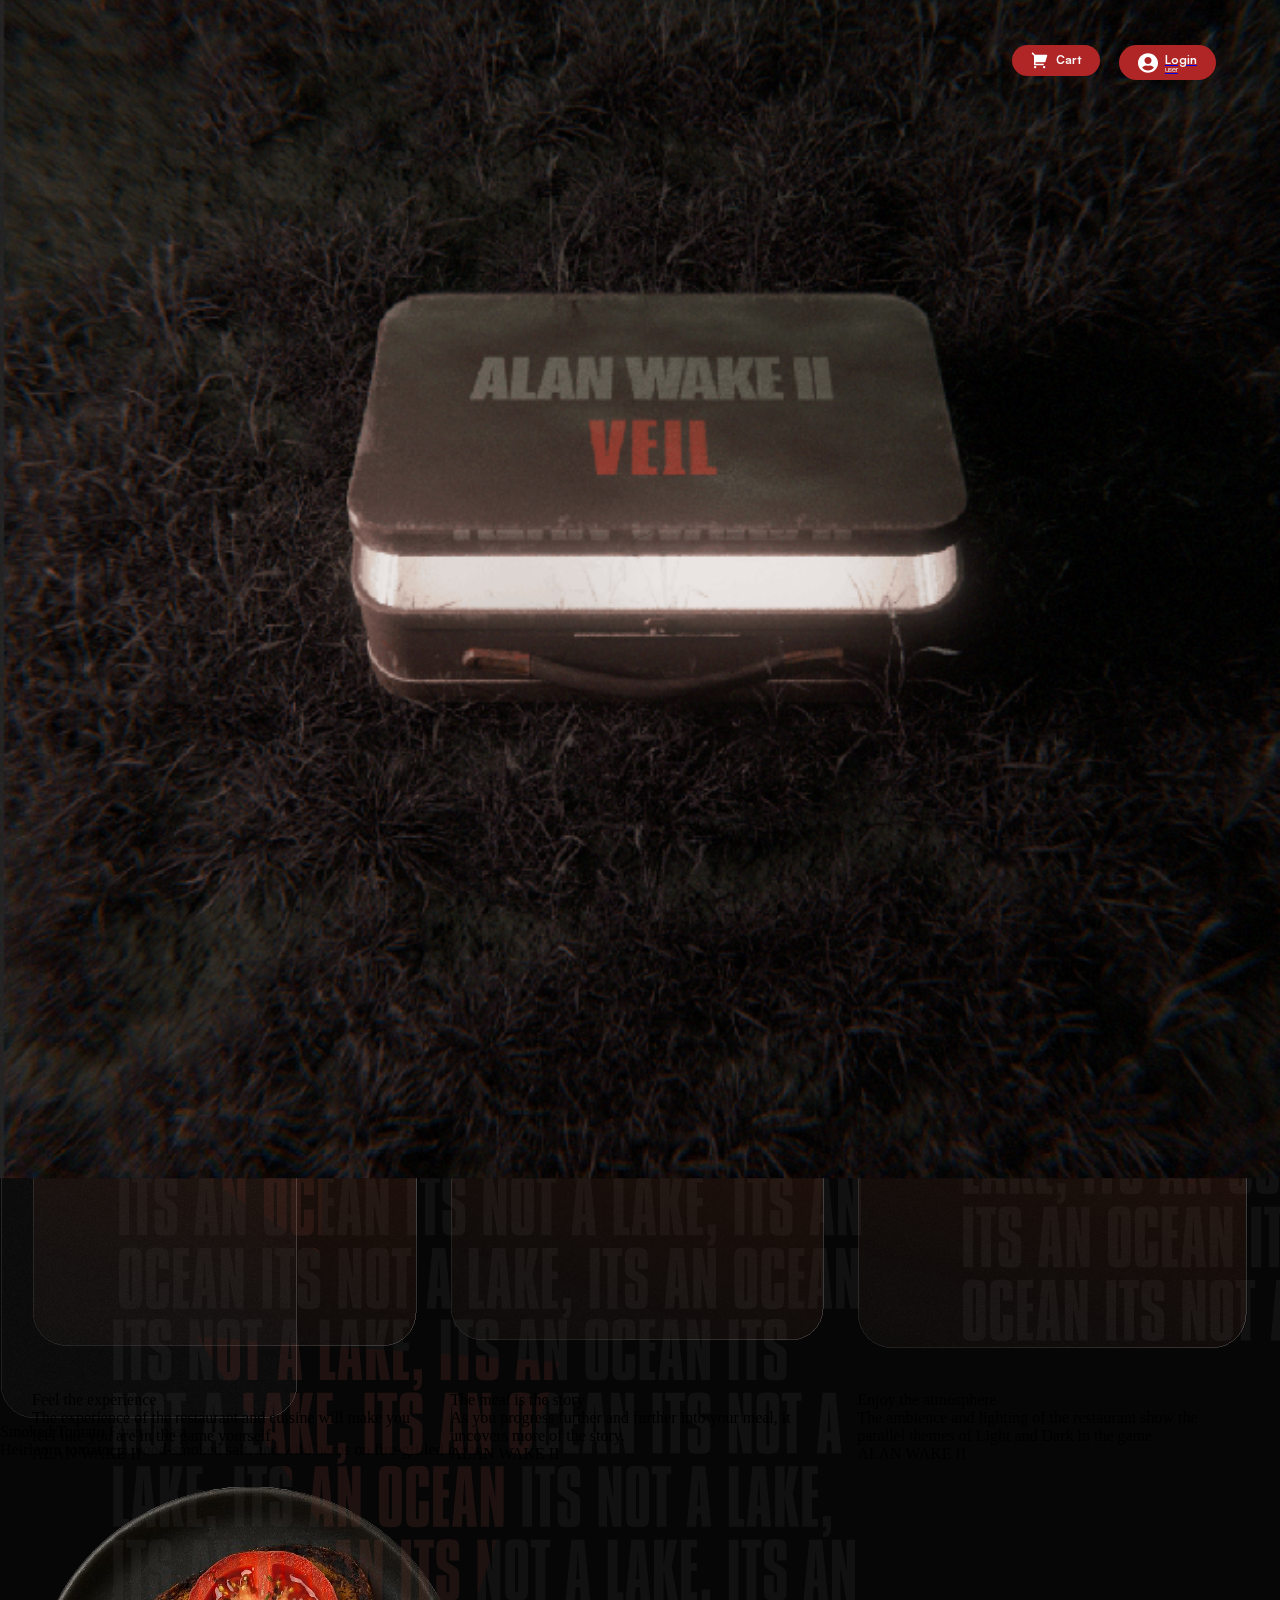
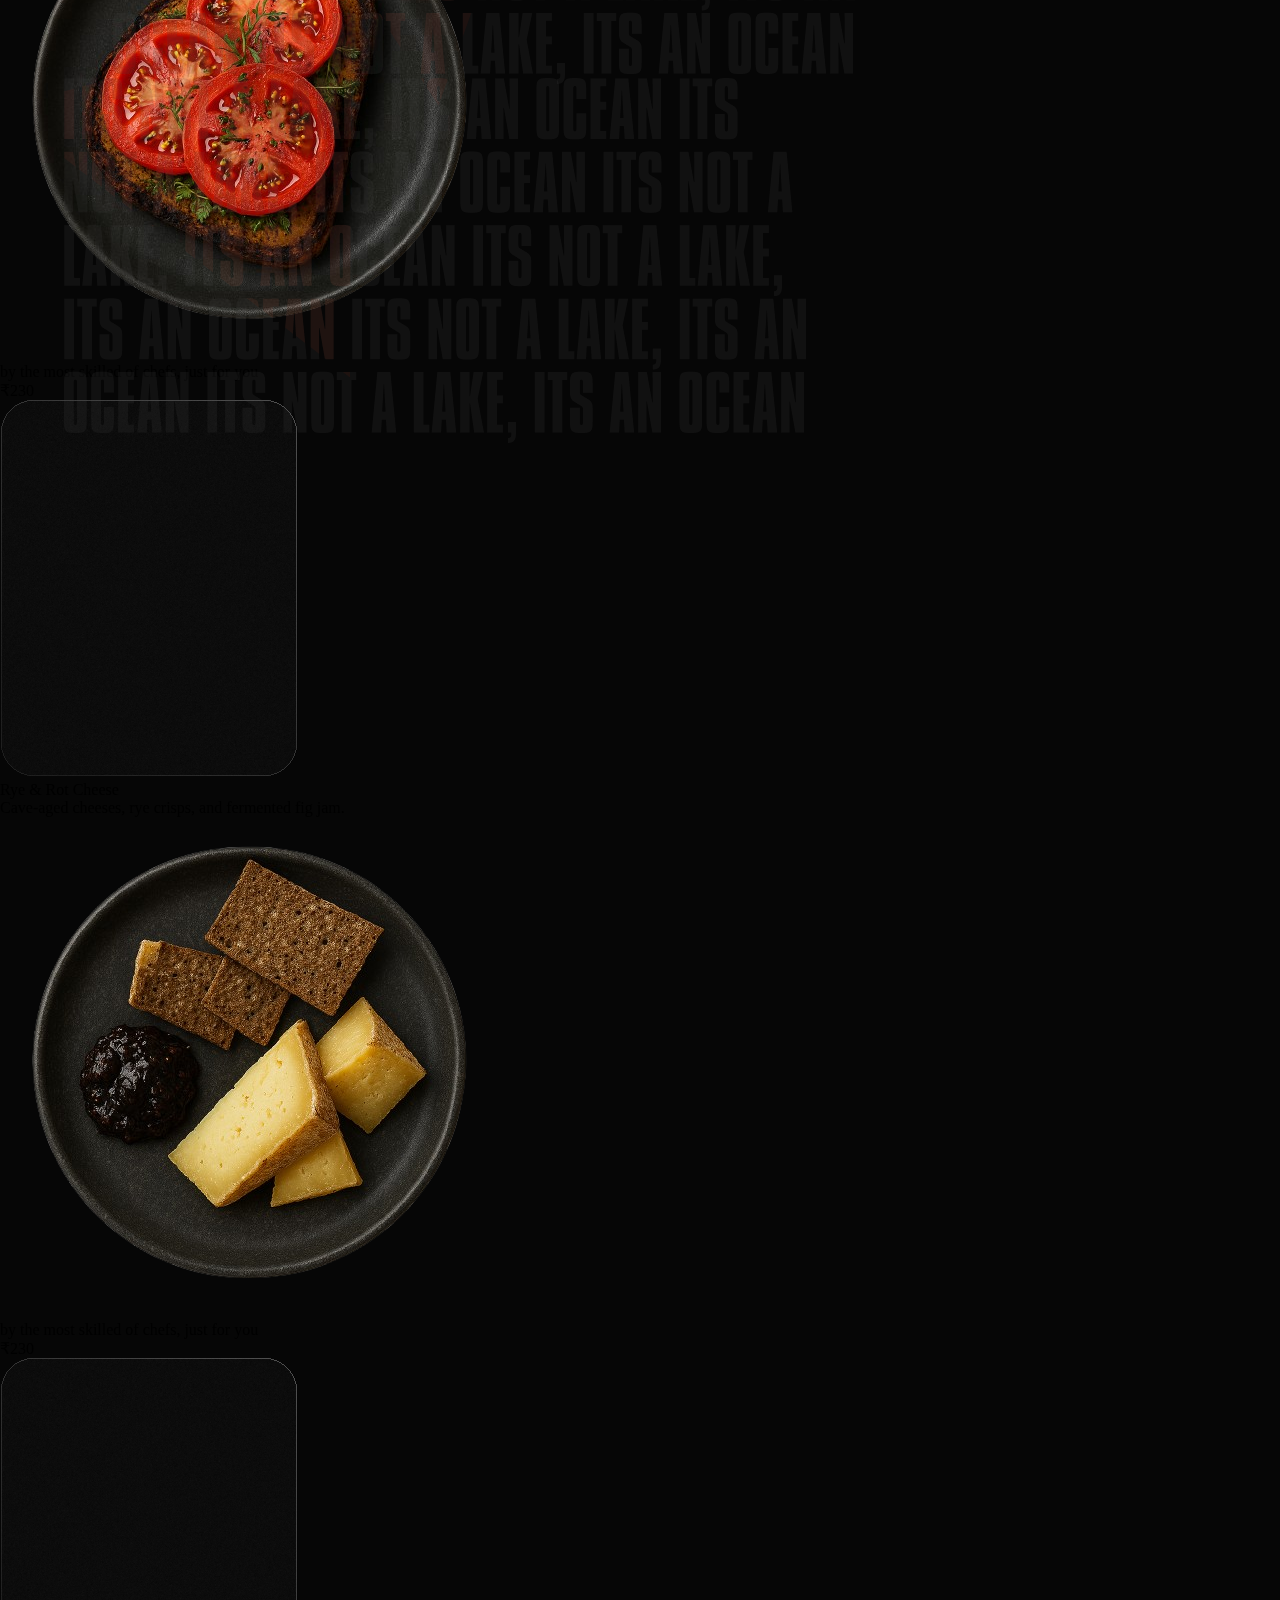
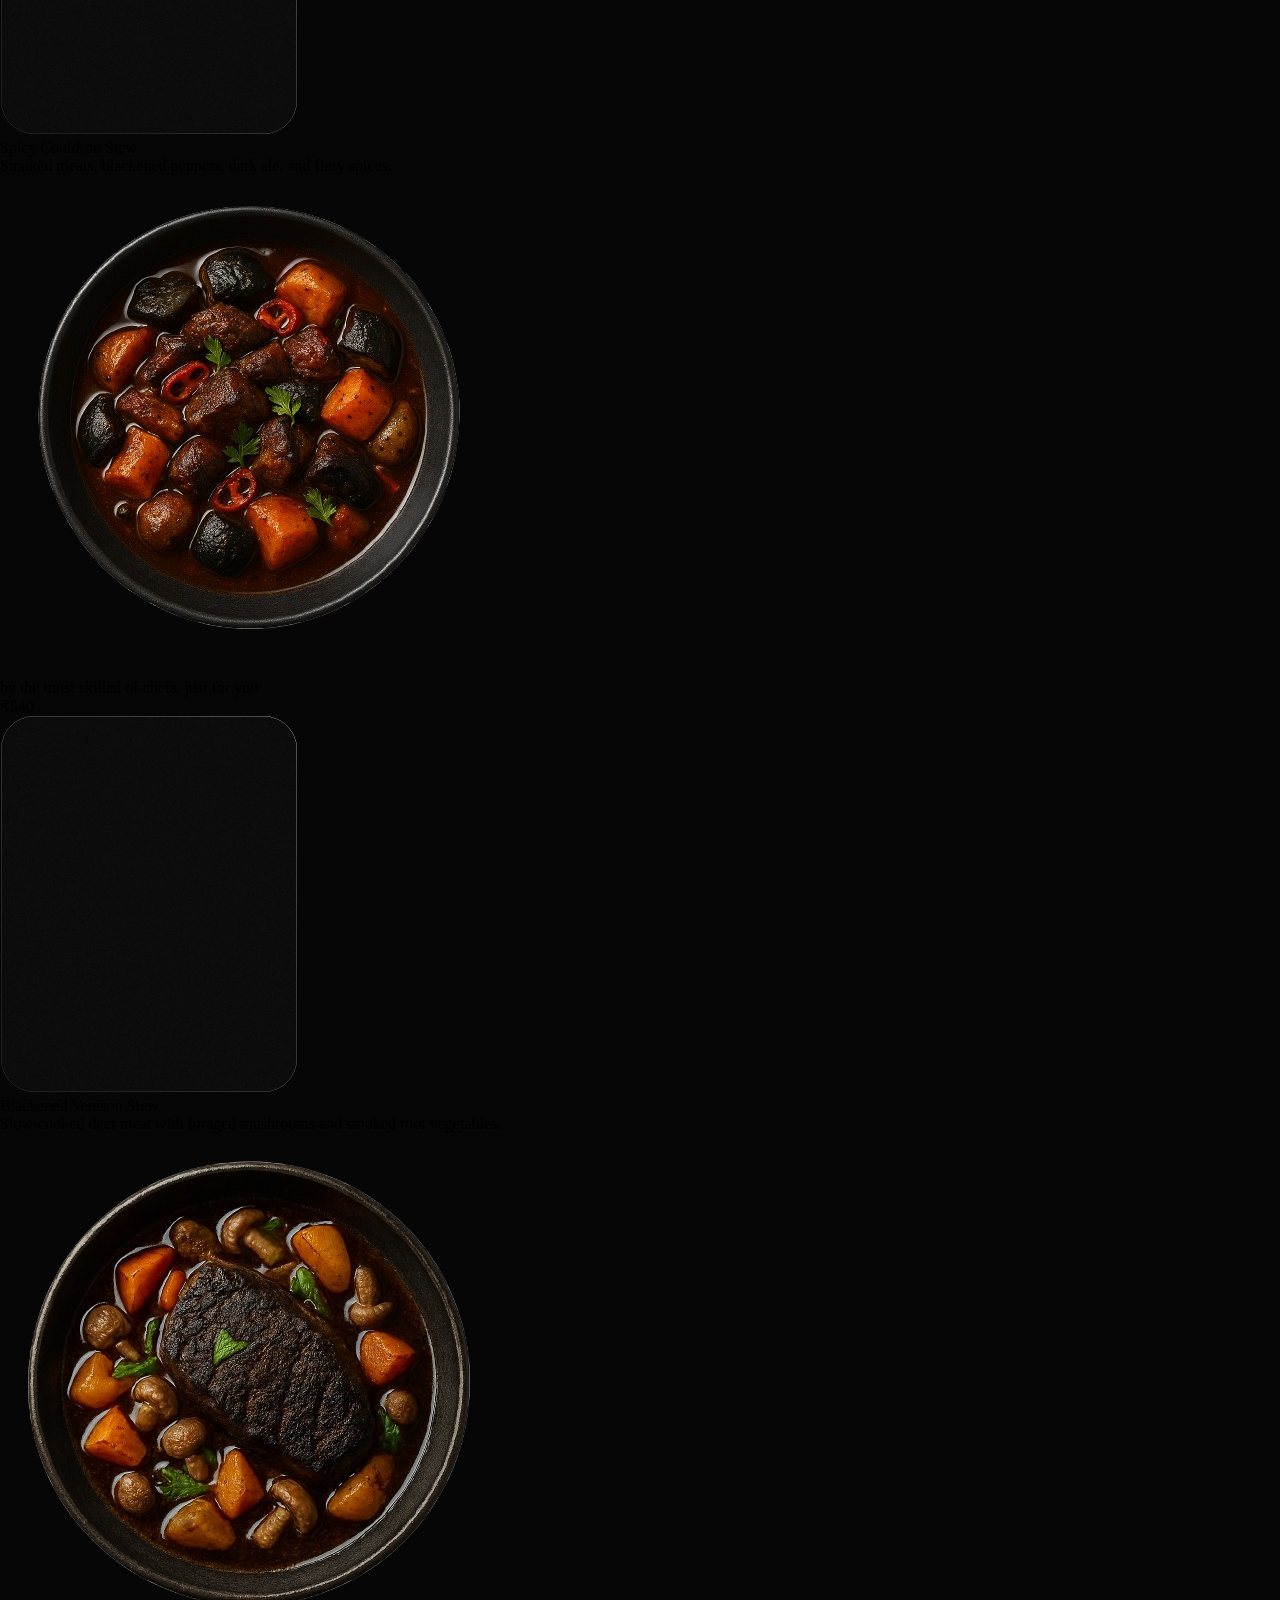
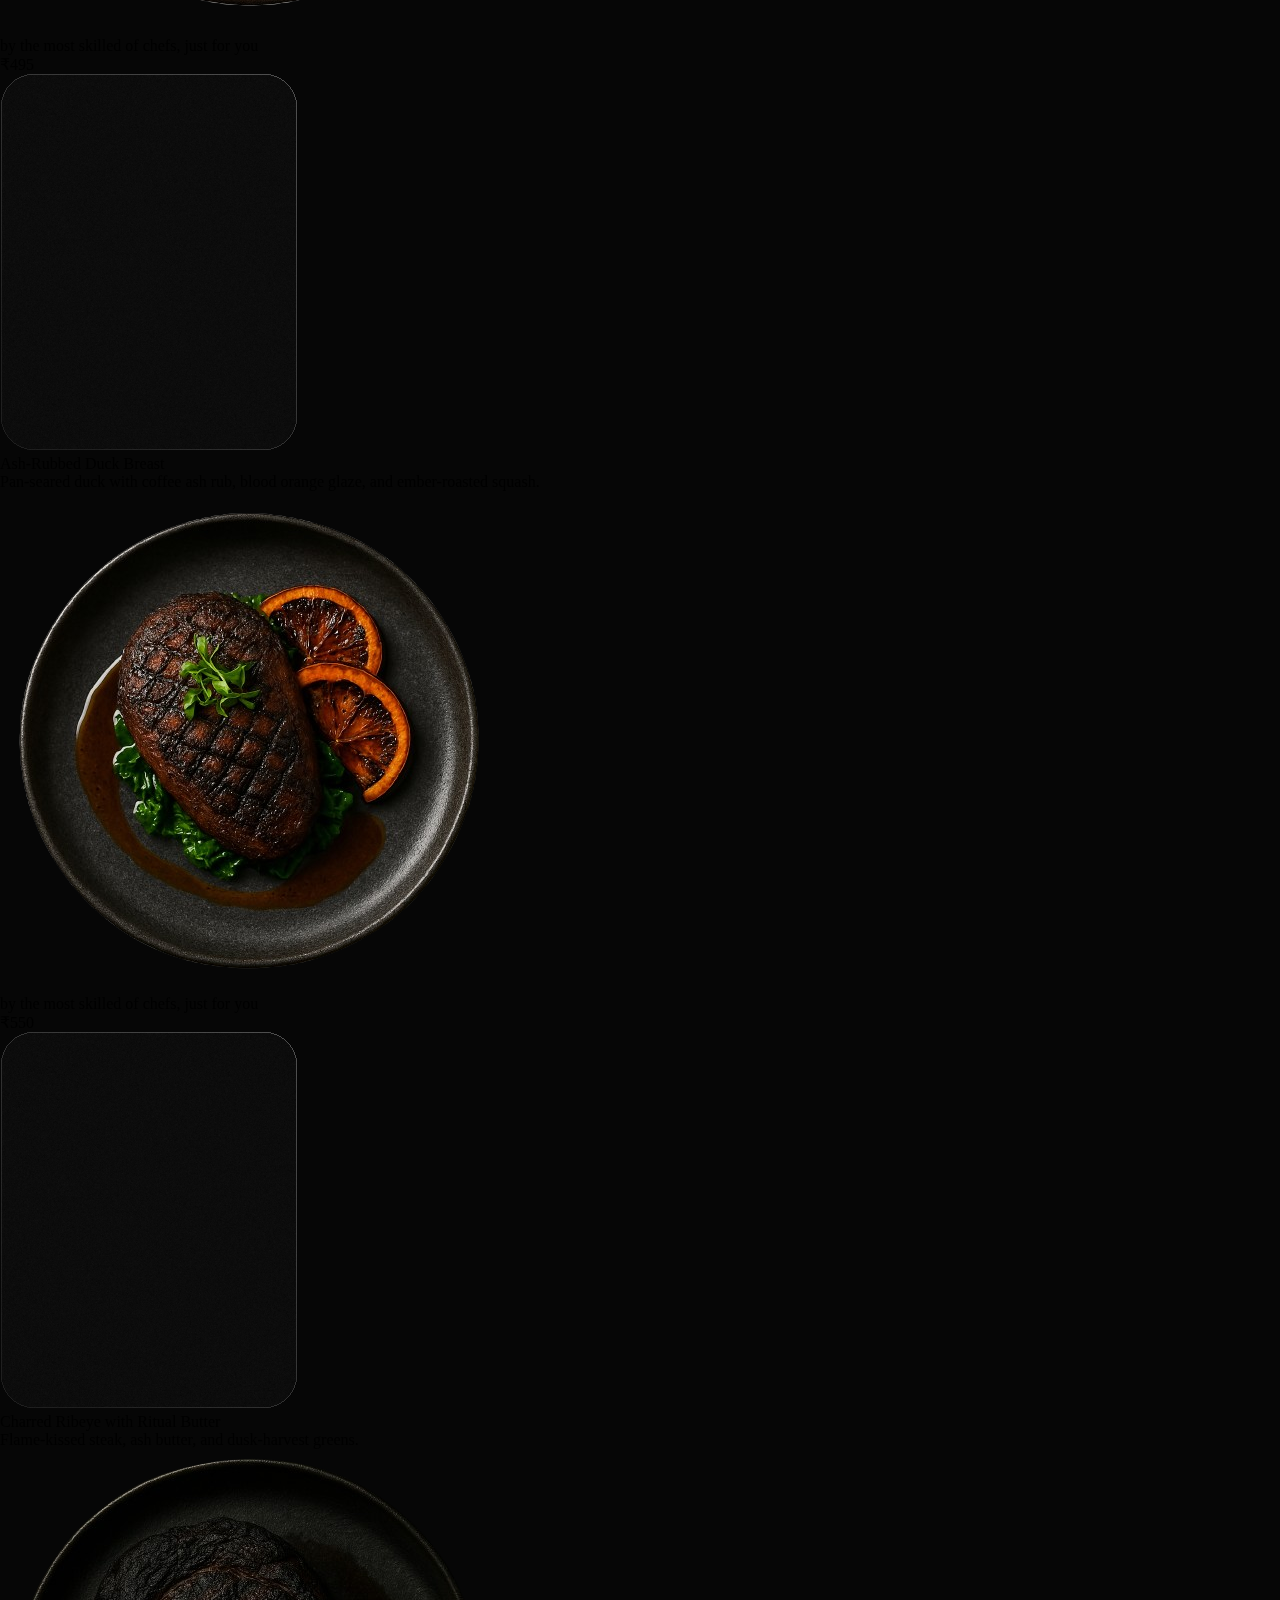
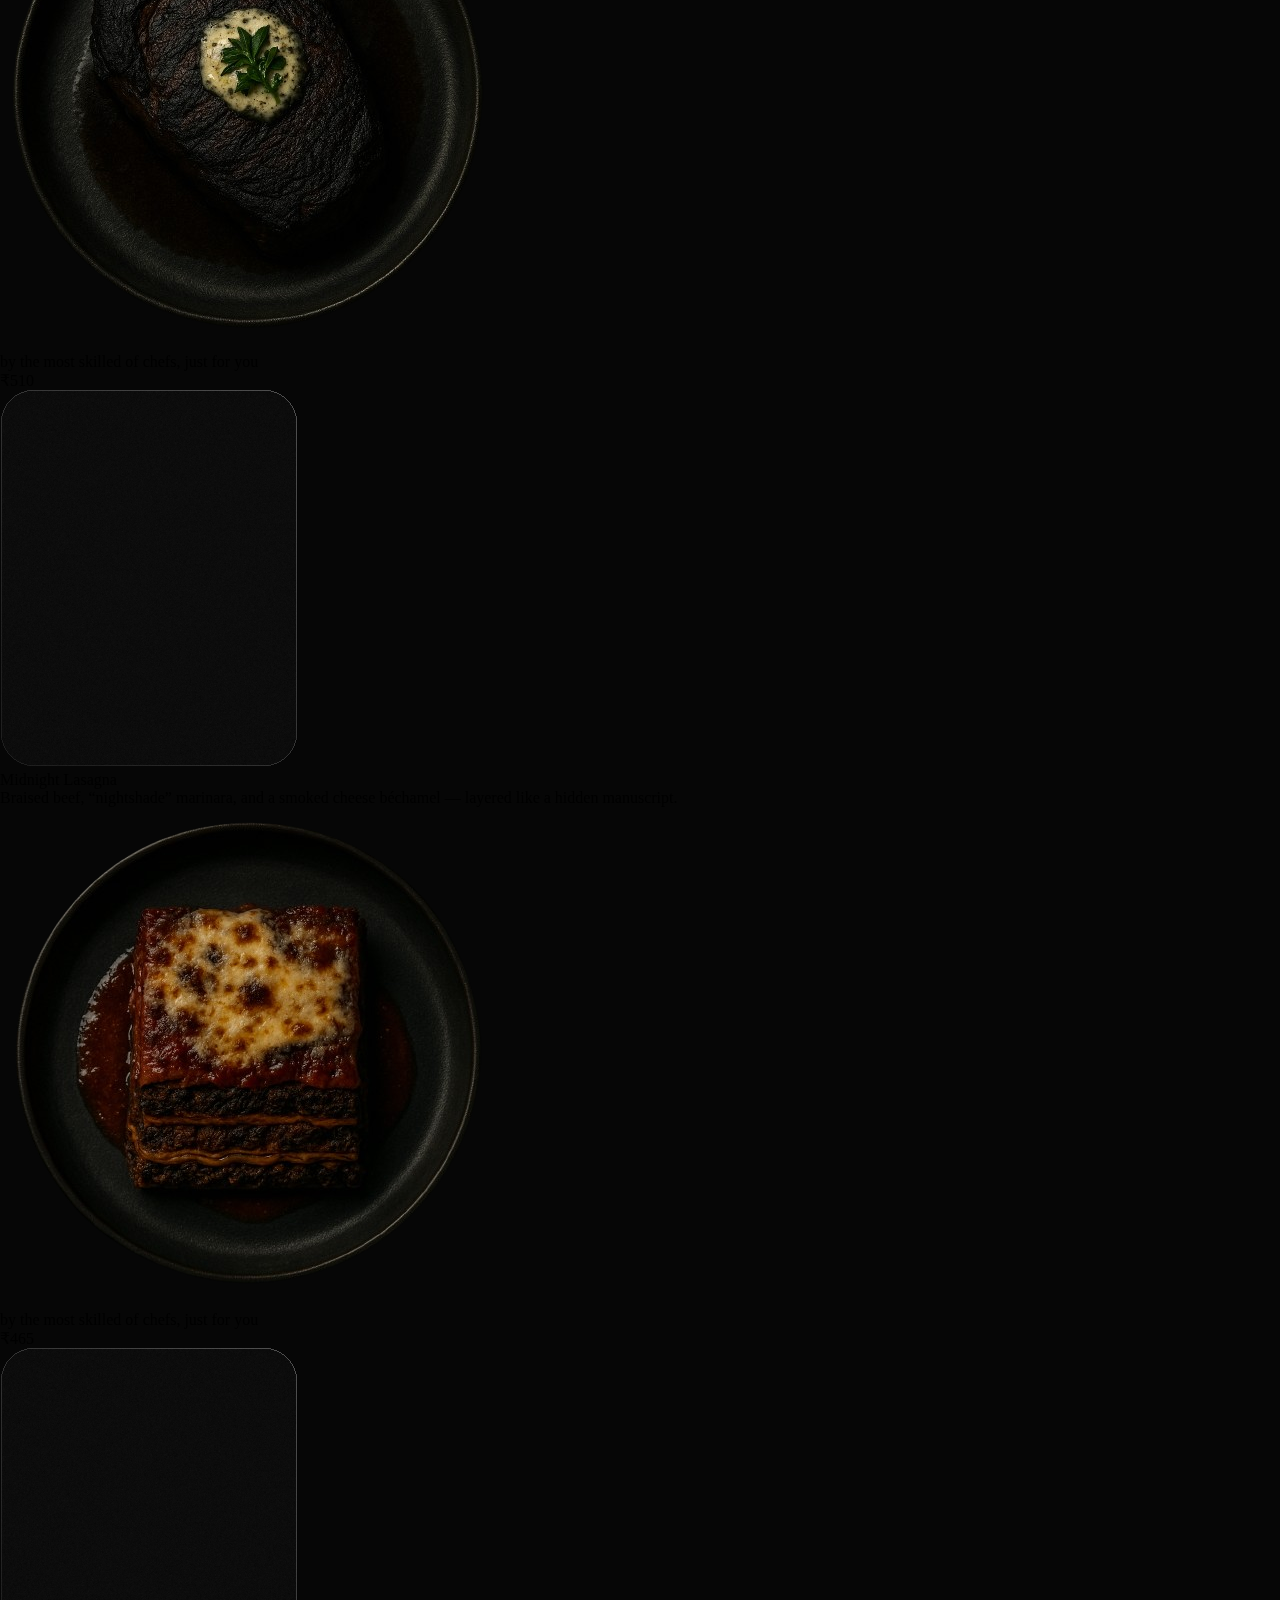
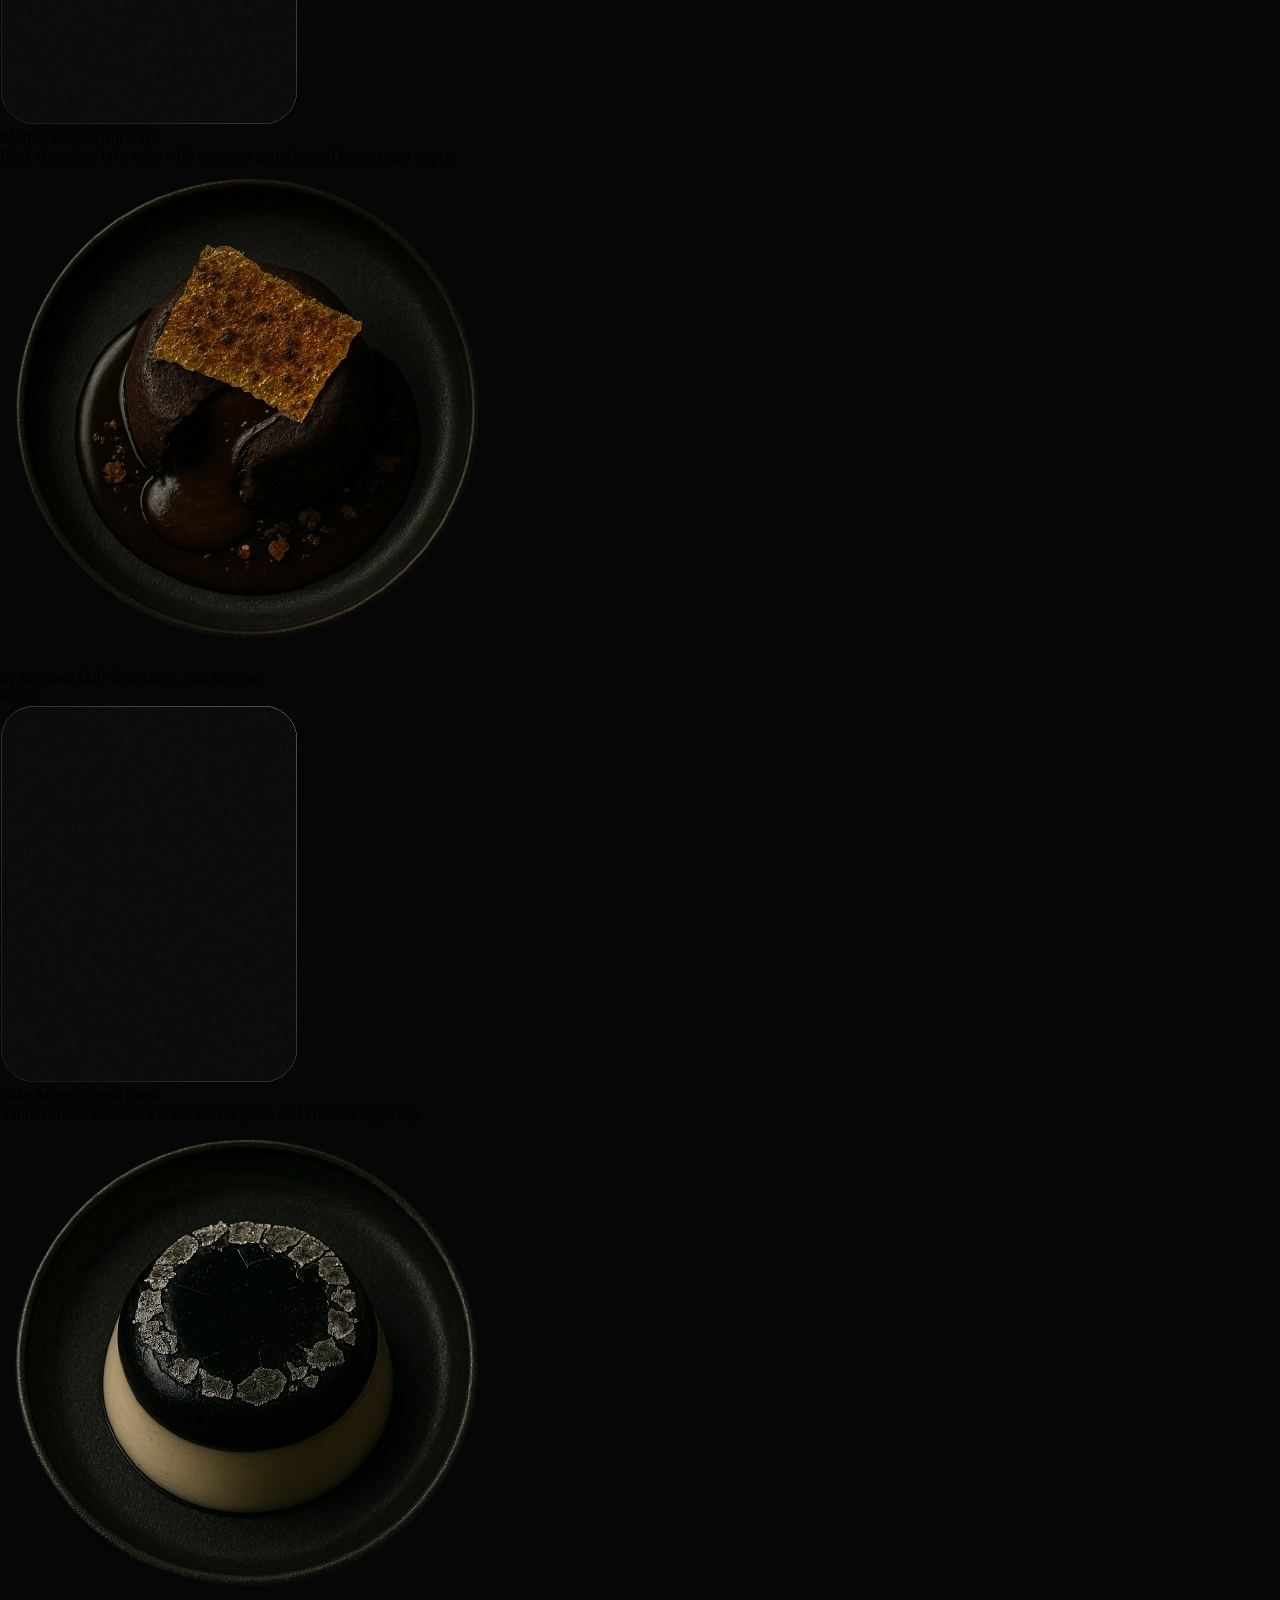
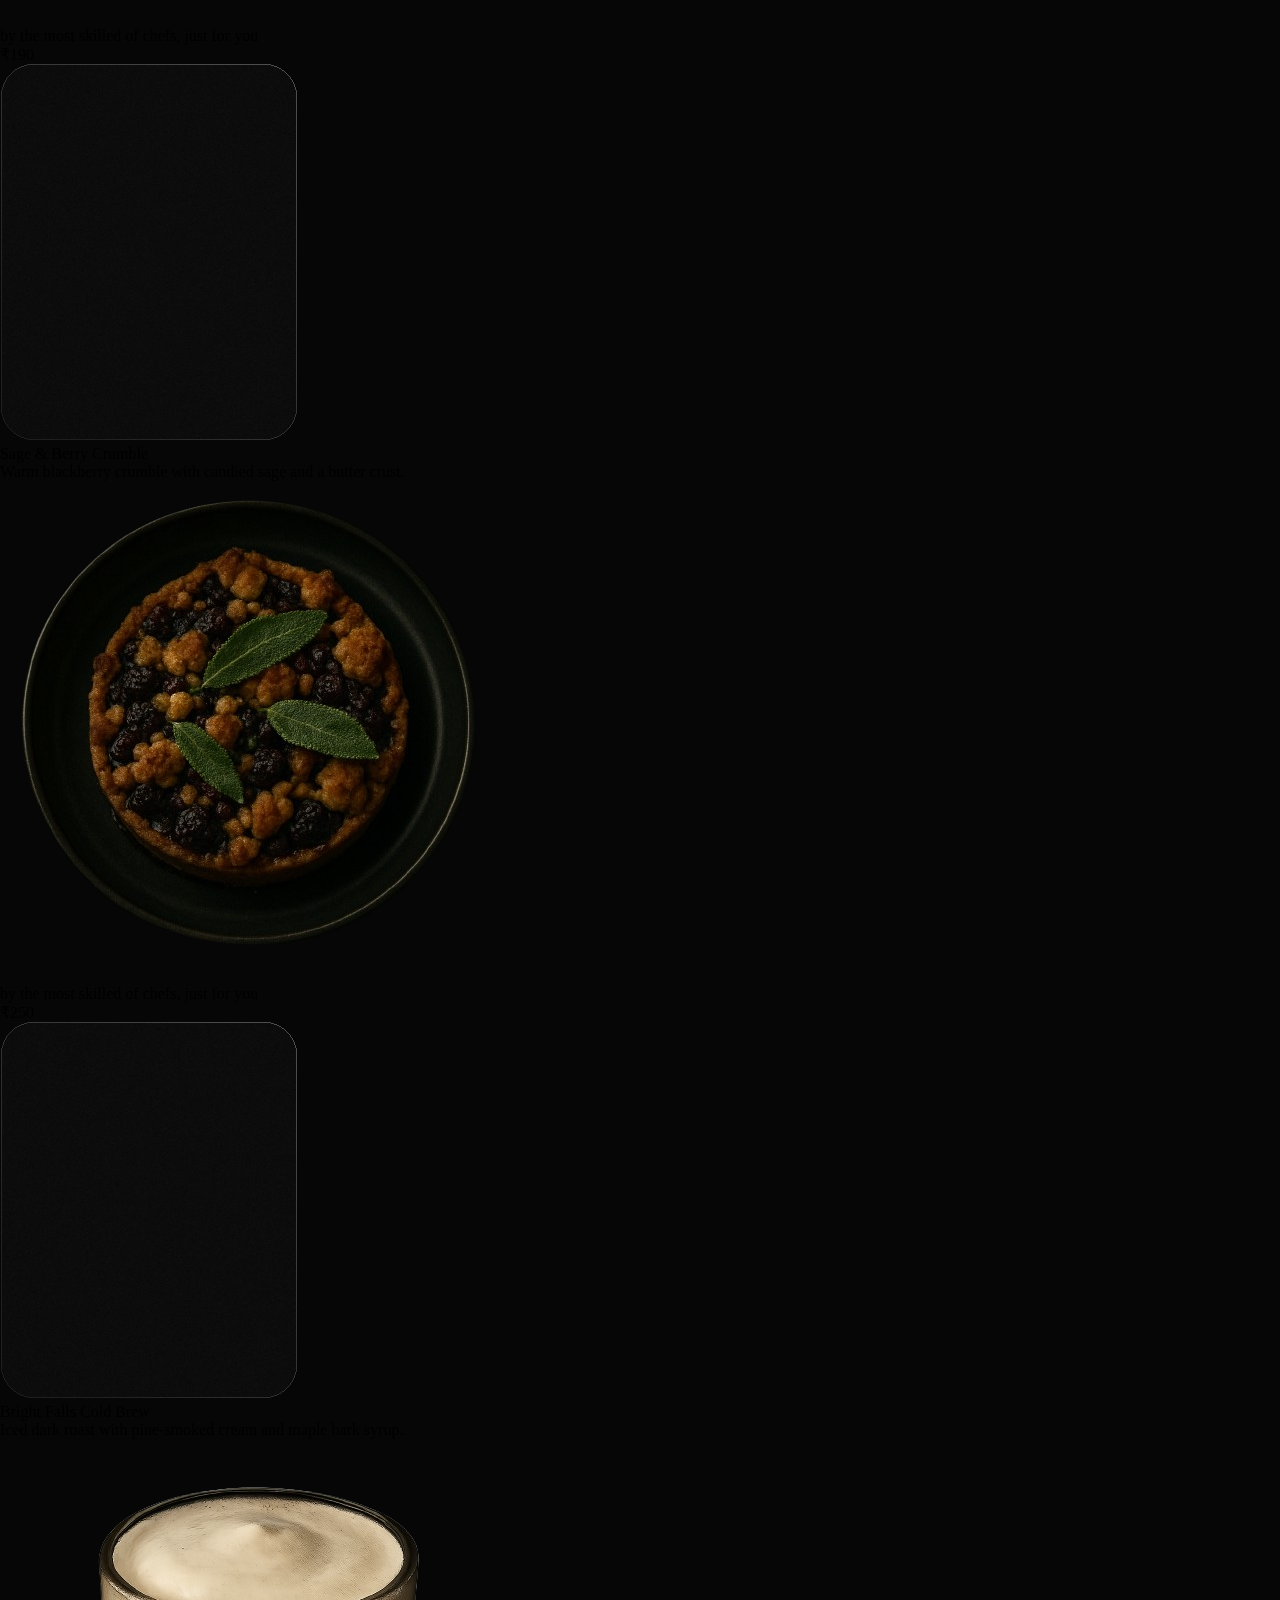
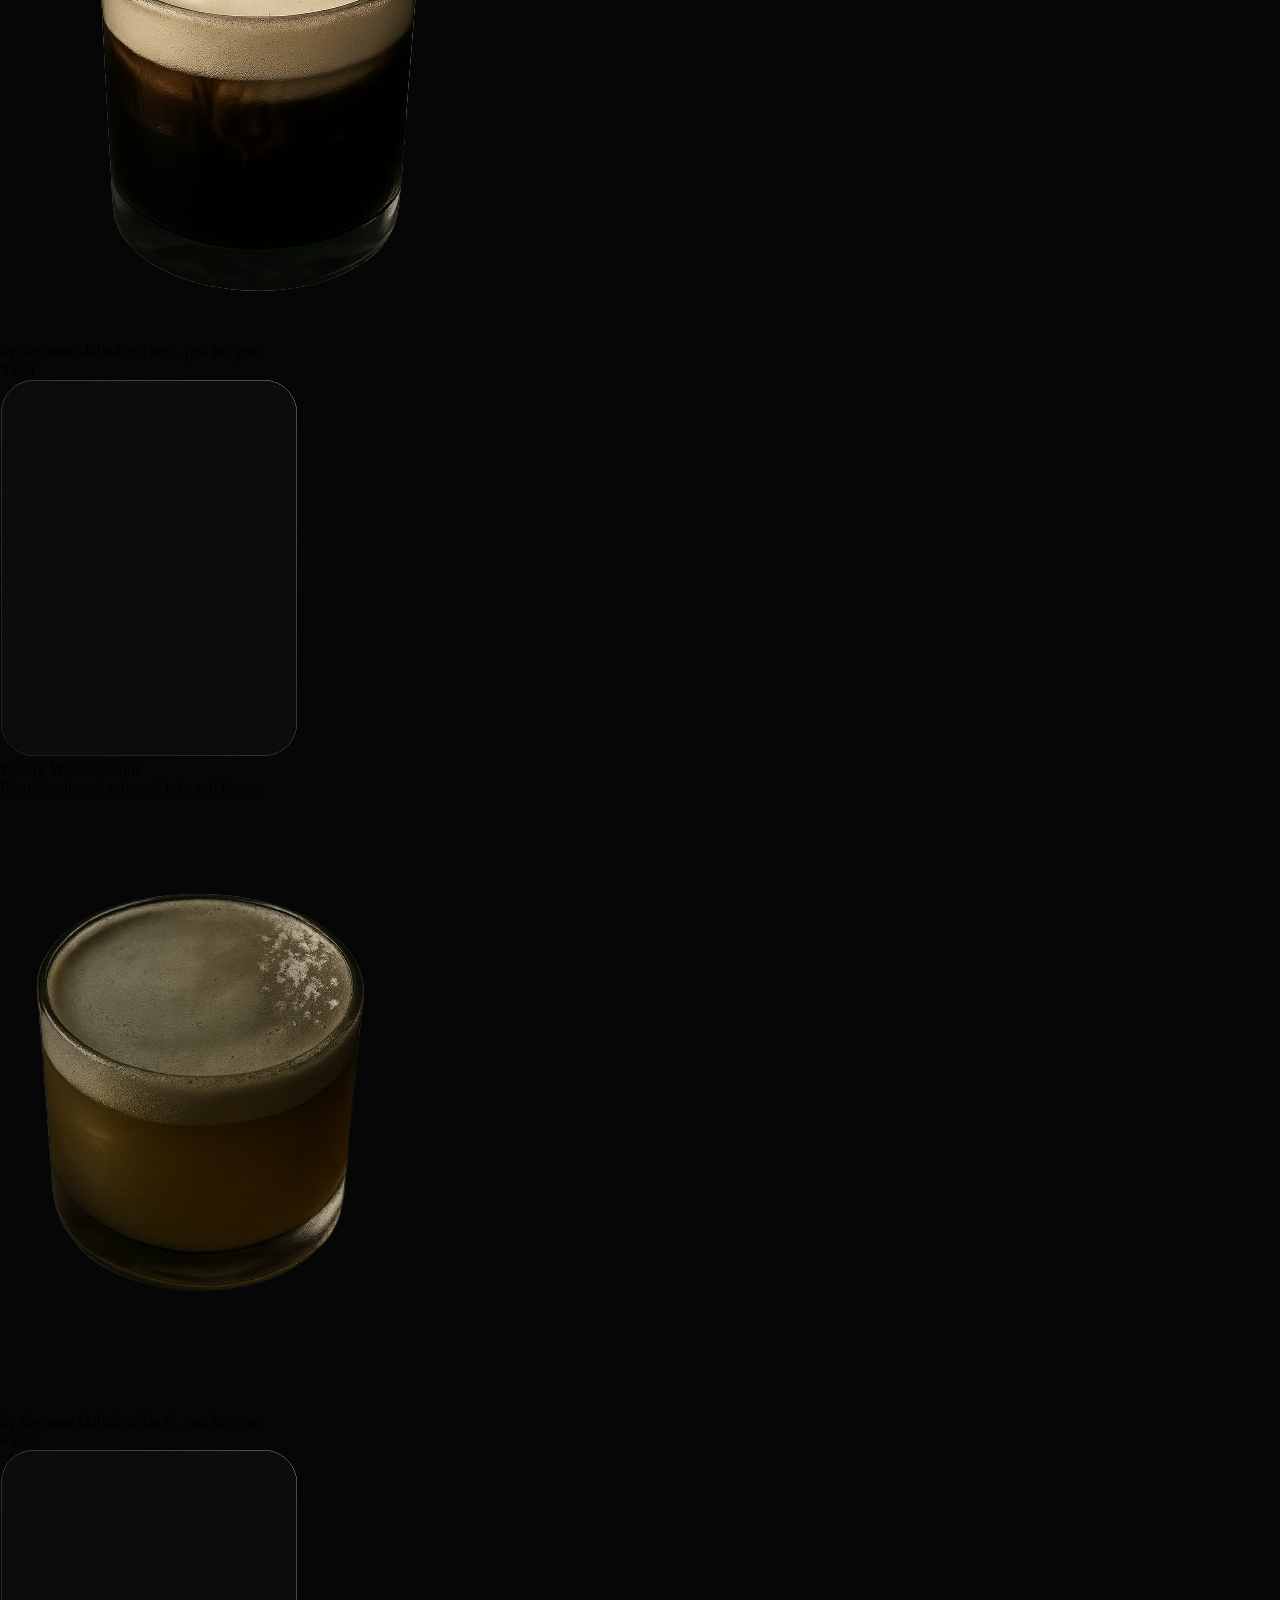
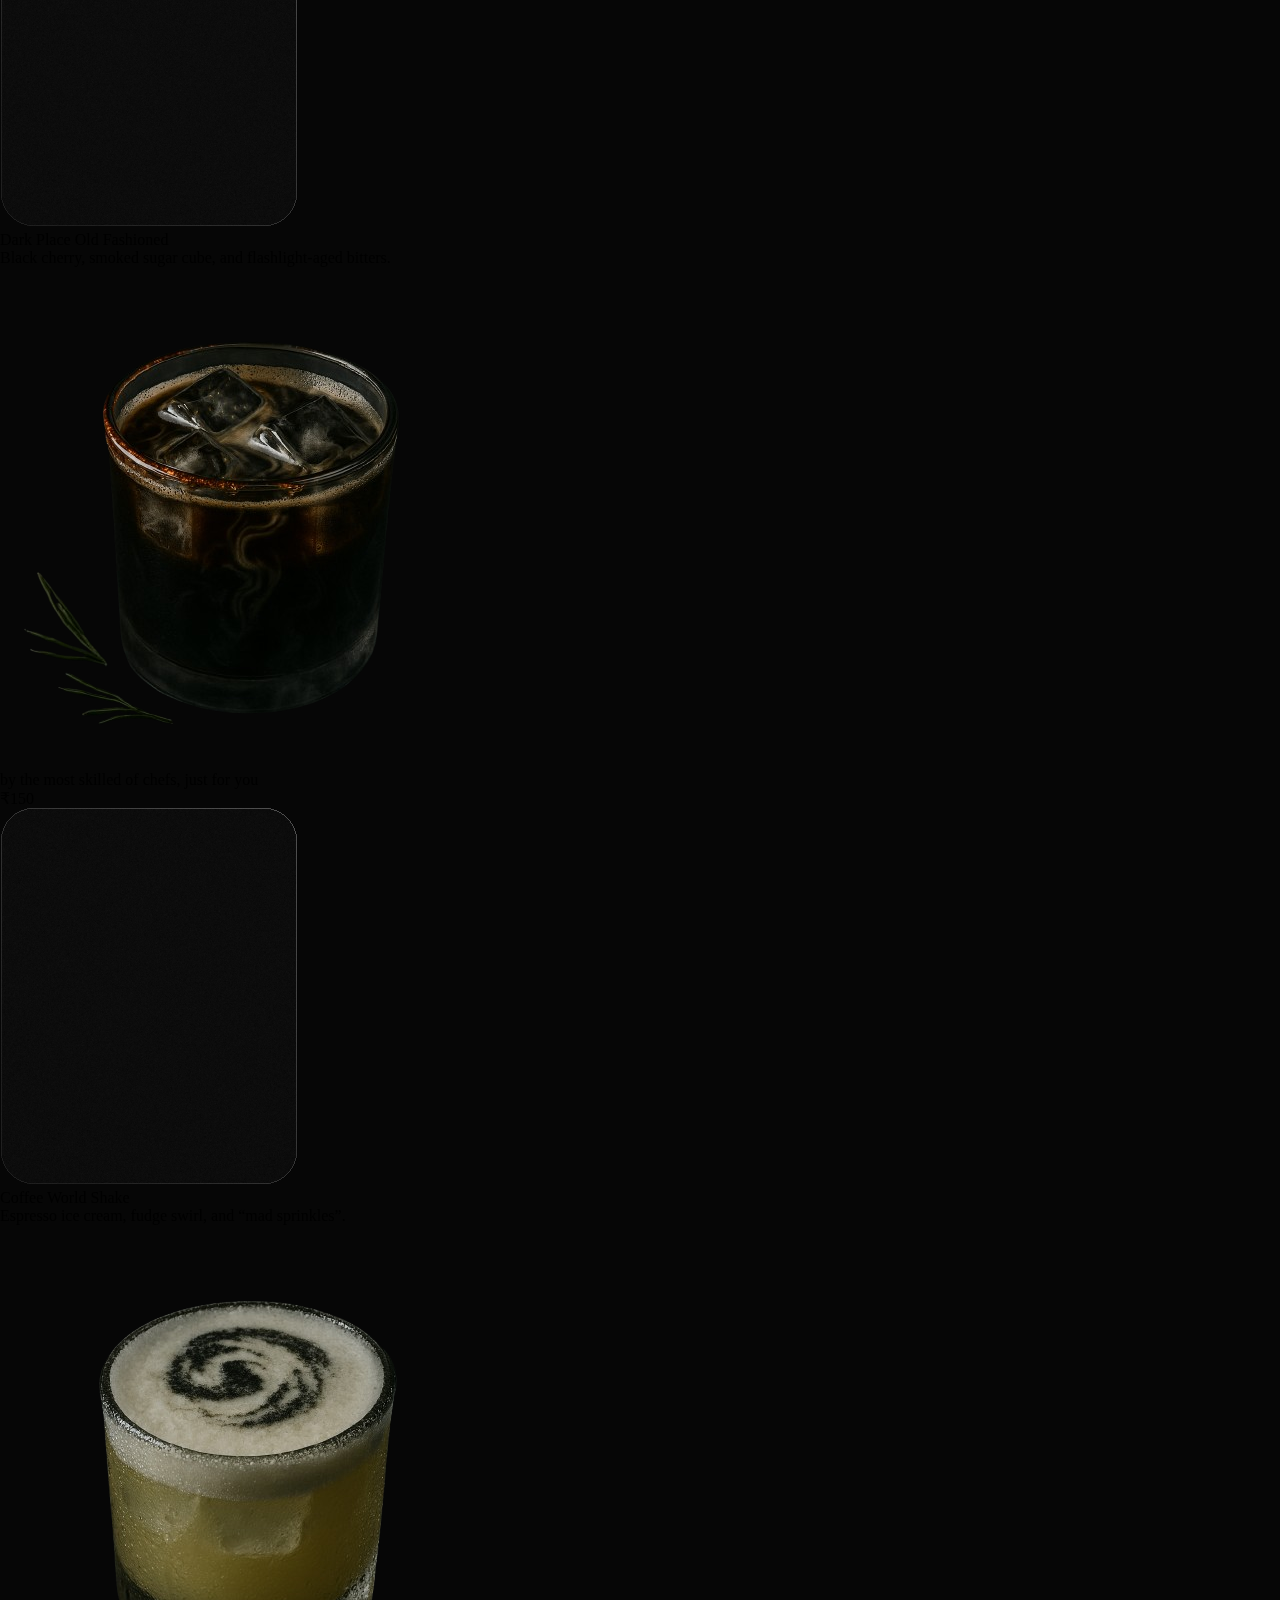
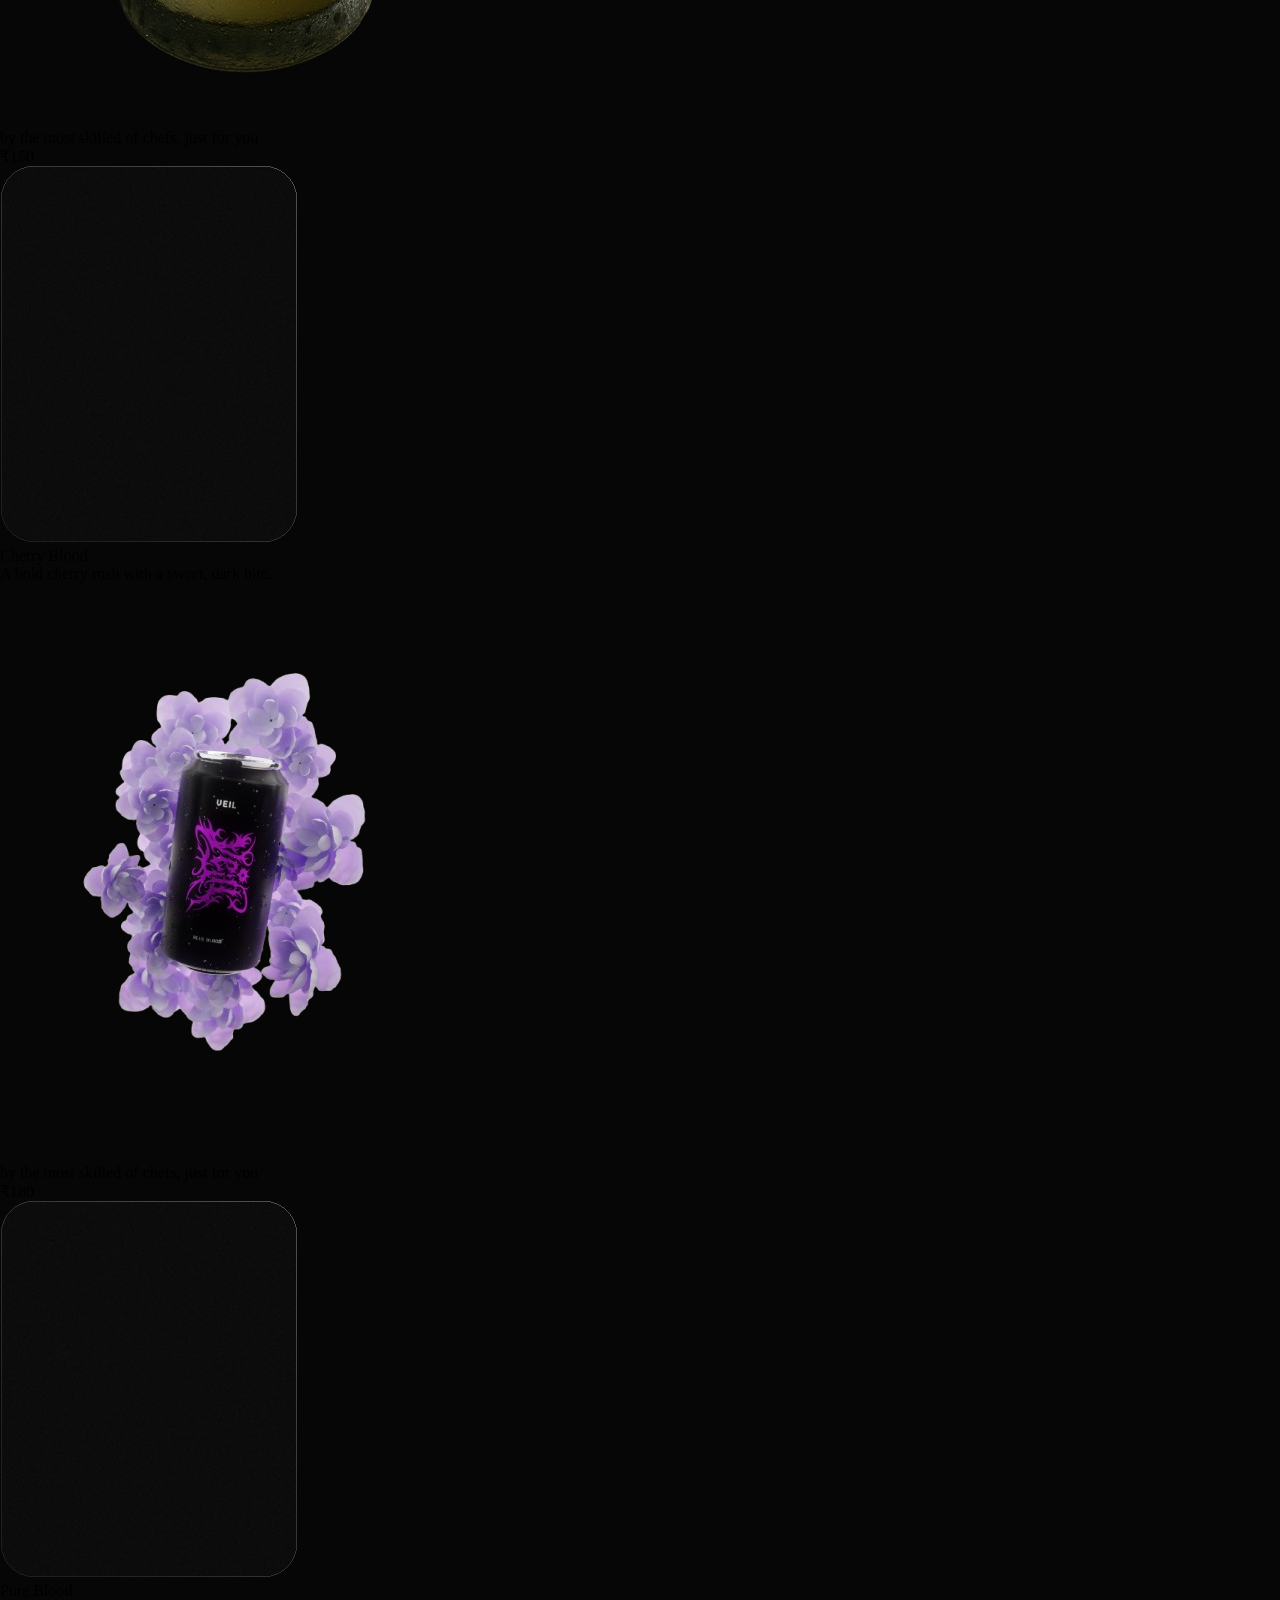
<file: templates/index.html>
<!DOCTYPE html>
<html lang="en">
<head>
    <meta charset="UTF-8">
    <meta name="viewport" content="width=device-width, initial-scale=1.0">
    <title>Veil</title>
    <script src="https://cdnjs.cloudflare.com/ajax/libs/jquery/3.7.1/jquery.min.js" integrity="sha512-v2CJ7UaYy4JwqLDIrZUI/4hqeoQieOmAZNXBeQyjo21dadnwR+8ZaIJVT8EE2iyI61OV8e6M8PP2/4hpQINQ/g==" crossorigin="anonymous" referrerpolicy="no-referrer"></script>
    <link rel="stylesheet" href="../static/style.css">
</head>
<body>
    <div class="btns">
        <a id ="carta">
            <div class="cartbtn">
                    <div class="carticon">
                        <img src="../static/imgs/cart.svg" alt="">
                    </div>
                    <div class="carttxt">
                        <p>Cart</p>
                    </div>
            </div>
        </a>
        <a id = "logina">
            <div class="userbtn">
                <div class="usericon">
                    <img src="../static/imgs/user.svg" alt="">
                </div>
                <div class="usertxt">
                    <p>Login</p>
                    <p>user</p>
                </div>
            </div>
        </a>
    </div>
    <div id="home">
        <div class="bg">
            <img src="../static/imgs/veil.png" alt="">
        </div>
        <div class="homemain">
            <div class="homemenu">
                <img src="../static/imgs/logo.svg" alt="">
                <a href = "#about">About</a>
                <a href = "#menu">Menu</a>
                <a href = "#delivery">Delivery</a>
                <a href = "#contactarea">Contact</a>
            </div>
            <div class="hometxt">
                <div class="homehero">
                    <p>THE ALAN WAKE 2 CINEMATIC REIMAGINED INTO A <span>RESTAURANT</span></p>
                </div>
                <div class="homedesc">
                    <p>Our company uses interactive storytelling and immersive design not just to entertain, but to question the role of consumerism in both gaming and food. It turns passive eating into reflective engagement, curbing waste and challenging diners to rethink their relationship with technology, food, and reality.</p>
                </div>
            </div>
            <div class="reservebtn">
                <a href = "#contactarea">Reserve a Table</a>
            </div>
        </div>
    </div>
    <div id="about">
        <div class="aboutgrid">
            <div class="mindroom">
                <img src="../static/imgs/conceptblur.svg" alt="" class="bgimg">
                <div class="abouthead">
                    <p>Feel the experience</p>
                </div>
                <div class="aboutdesc">
                    <p>The experience of the restaurant and cuisine will make you feel like you are in the game yourself.</p>
                </div>
                <div class="aboutfooter">ALAN WAKE II</div>
                <div class="aboutbox"></div>
            </div>
            <div class="mealstory">
                <img src="../static/imgs/conceptblur.svg" alt="" class="bgimg">
                <div class="abouthead">
                    <p>The meal is the story</p>
                </div>
                <div class="aboutdesc">
                    <p>As you progress further and further into your meal, it uncovers more of the story.</p>
                </div>
                <div class="aboutfooter">ALAN WAKE II</div>
                <div class="aboutbox"></div>
            </div>
            <div class="atmosphere">
                <img src="../static/imgs/conceptblur.svg" alt="" class="bgimg">
                <div class="abouthead">
                    <p>Enjoy the atmosphere</p>
                </div>
                <div class="aboutdesc">
                    <p>The ambience and lighting of the restaurant show the parallel themes of Light and Dark in the game.</p>
                </div>
                <div class="aboutfooter">ALAN WAKE II</div>
                <div class="aboutbox"></div>
            </div>
        </div>
        <div class="abtdelisystem">
            <div class="abtdeligrid">
                <div class="abtdelitext">THE DELIVERY SYSTEM</div>
                <div class="abtdelidesc">We offer delivery to your house with our special set of mealboxes to provide you with the experience of Alan Wake 2 at the comfort of your house</div>
                <div class="abtdelibtn">
                    <a href = "#delivery">Order now</a>
                </div>
            </div>
            <div class="bgimgcont">
                <img src="../static/imgs/bigtxt.png" alt="" class="bgimg">
            </div>
        </div>
    </div>
    <div id="menu">
        <div class="menuhead">
            <p>the menu</p>
        </div>
        <div class="menufuncs">
            <div class="search">
                <div class="searchlogo">
                    <img src="../static/imgs/search.svg" alt="">
                </div>
                <input type="search" class = "searchtxt" placeholder = "Search">
            </div>
            <div class="dropdown">
                <select class="dropdownbar">
                    <option value="All" selected="selected">All</option>
                    <option value="Appetizers">Appetizers</option>
                    <option value="MainCourse">Main Course</option>
                    <option value="Desserts">Desserts</option>
                    <option value="Drinks">Drinks</option>
                </select>
            </div>
        </div>
        <div class="menuitems">
            <div class="menuitem appetizers">
                <img src="../static/imgs/menublur.svg" alt="" class="bgimg">
                <div class="itemname">
                    <p>Ink-dipped Calamari</p>
                </div>
                <div class="itemdesc">
                    <p>Crispy squid with black garlic aioli and charred lemon.</p>
                </div>
                <div class="itemimg">
                    <img src="../static/imgs/dishes/calamari.png" alt="">
                </div>
                <div class="itemfooter">
                    <p>by the most skilled of chefs, just for you</p>
                </div>
                <div class="itembox">
                    <p>₹260</p>
                </div>
            </div>
            <div class="menuitem appetizers">
                <img src="../static/imgs/menublur.svg" alt="" class="bgimg">
                <div class="itemname">
                    <p>Smoked Tomato Forest Toast</p>
                </div>
                <div class="itemdesc">
                    <p>Heirloom tomatoes, wood-smoked salt, and wild herbs on fire-grilled bread.</p>
                </div>
                <div class="itemimg">
                    <img src="../static/imgs/dishes/toast.png" alt="">
                </div>
                <div class="itemfooter">
                    <p>by the most skilled of chefs, just for you</p>
                </div>
                <div class="itembox">
                    <p>₹230</p>
                </div>
            </div>
            <div class="menuitem appetizers">
                <img src="../static/imgs/menublur.svg" alt="" class="bgimg">
                <div class="itemname">
                    <p>Rye & Rot Cheese</p>
                </div>
                <div class="itemdesc">
                    <p>Cave-aged cheeses, rye crisps, and fermented fig jam.</p>
                </div>
                <div class="itemimg">
                    <img src="../static/imgs/dishes/ryenrot.png" alt="">
                </div>
                <div class="itemfooter">
                    <p>by the most skilled of chefs, just for you</p>
                </div>
                <div class="itembox">
                    <p>₹230</p>
                </div>
            </div>
            <div class="menuitem maincourse">
                <img src="../static/imgs/menublur.svg" alt="" class="bgimg">
                <div class="itemname">
                    <p>Spicy Couldron Stew</p>
                </div>
                <div class="itemdesc">
                    <p>Smoked meats, blackened peppers, dark ale, and fiery spices.</p>
                </div>
                <div class="itemimg">
                    <img src="../static/imgs/dishes/stew.png" alt="">
                </div>
                <div class="itemfooter">
                    <p>by the most skilled of chefs, just for you</p>
                </div>
                <div class="itembox">
                    <p>₹540</p>
                </div>
            </div>
            <div class="menuitem maincourse">
                <img src="../static/imgs/menublur.svg" alt="" class="bgimg">
                <div class="itemname">
                    <p>Blackened Venison Stew</p>
                </div>
                <div class="itemdesc">
                    <p>Slow-cooked deer meat with foraged mushrooms and smoked root vegetables.</p>
                </div>
                <div class="itemimg">
                    <img src="../static/imgs/dishes/venison.png" alt="">
                </div>
                <div class="itemfooter">
                    <p>by the most skilled of chefs, just for you</p>
                </div>
                <div class="itembox">
                    <p>₹495</p>
                </div>
            </div>
            <div class="menuitem maincourse">
                <img src="../static/imgs/menublur.svg" alt="" class="bgimg">
                <div class="itemname">
                    <p>Ash-Rubbed Duck Breast</p>
                </div>
                <div class="itemdesc">
                    <p>Pan-seared duck with coffee ash rub, blood orange glaze, and ember-roasted squash.</p>
                </div>
                <div class="itemimg">
                    <img src="../static/imgs/dishes/ashrubbed.png" alt="">
                </div>
                <div class="itemfooter">
                    <p>by the most skilled of chefs, just for you</p>
                </div>
                <div class="itembox">
                    <p>₹550</p>
                </div>
            </div>
            <div class="menuitem maincourse">
                <img src="../static/imgs/menublur.svg" alt="" class="bgimg">
                <div class="itemname">
                    <p>Charred Ribeye with Ritual Butter</p>
                </div>
                <div class="itemdesc">
                    <p>Flame-kissed steak, ash butter, and dusk-harvest greens.</p>
                </div>
                <div class="itemimg">
                    <img src="../static/imgs/dishes/ribeye.png" alt="">
                </div>
                <div class="itemfooter">
                    <p>by the most skilled of chefs, just for you</p>
                </div>
                <div class="itembox">
                    <p>₹510</p>
                </div>
            </div>
            <div class="menuitem maincourse">
                <img src="../static/imgs/menublur.svg" alt="" class="bgimg">
                <div class="itemname">
                    <p>Midnight Lasagna</p>
                </div>
                <div class="itemdesc">
                    <p>Braised beef, “nightshade” marinara, and a smoked cheese béchamel — layered like a hidden manuscript.</p>
                </div>
                <div class="itemimg">
                    <img src="../static/imgs/dishes/lasagna.png" alt="">
                </div>
                <div class="itemfooter">
                    <p>by the most skilled of chefs, just for you</p>
                </div>
                <div class="itembox">
                    <p>₹465</p>
                </div>
            </div>
            <div class="menuitem desserts">
                <img src="../static/imgs/menublur.svg" alt="" class="bgimg">
                <div class="itemname">
                    <p>Molten Manuscript Cake</p>
                </div>
                <div class="itemdesc">
                    <p>Dark chocolate lava cake with espresso ganache and burnt sugar paper.</p>
                </div>
                <div class="itemimg">
                    <img src="../static/imgs/dishes/molten.png" alt="">
                </div>
                <div class="itemfooter">
                    <p>by the most skilled of chefs, just for you</p>
                </div>
                <div class="itembox">
                    <p>₹210</p>
                </div>
            </div>
            <div class="menuitem desserts">
                <img src="../static/imgs/menublur.svg" alt="" class="bgimg">
                <div class="itemname">
                    <p>Lake Mirror Panna Cotta</p>
                </div>
                <div class="itemdesc">
                    <p>Vanilla cream beneath a black mirror glaze and cracked sugar top.</p>
                </div>
                <div class="itemimg">
                    <img src="../static/imgs/dishes/panna.png" alt="">
                </div>
                <div class="itemfooter">
                    <p>by the most skilled of chefs, just for you</p>
                </div>
                <div class="itembox">
                    <p>₹190</p>
                </div>
            </div>
            <div class="menuitem desserts">
                <img src="../static/imgs/menublur.svg" alt="" class="bgimg">
                <div class="itemname">
                    <p>Sage & Berry Crumble</p>
                </div>
                <div class="itemdesc">
                    <p>Warm blackberry crumble with candied sage and a butter crust.</p>
                </div>
                <div class="itemimg">
                    <img src="../static/imgs/dishes/crumble.png" alt="">
                </div>
                <div class="itemfooter">
                    <p>by the most skilled of chefs, just for you</p>
                </div>
                <div class="itembox">
                    <p>₹250</p>
                </div>
            </div>
            <div class="menuitem drinks">
                <img src="../static/imgs/menublur.svg" alt="" class="bgimg">
                <div class="itemname">
                    <p>Bright Falls Cold Brew</p>
                </div>
                <div class="itemdesc">
                    <p>Iced dark roast with pine-smoked cream and maple bark syrup.</p>
                </div>
                <div class="itemimg">
                    <img src="../static/imgs/dishes/coldbrew.png" alt="">
                </div>
                <div class="itemfooter">
                    <p>by the most skilled of chefs, just for you</p>
                </div>
                <div class="itembox">
                    <p>₹150</p>
                </div>
            </div>
            <div class="menuitem drinks">
                <img src="../static/imgs/menublur.svg" alt="" class="bgimg">
                <div class="itemname">
                    <p>Watery Whiskey Sour</p>
                </div>
                <div class="itemdesc">
                    <p>Bourbon, lemon ash, and lake salt foam.</p>
                </div>
                <div class="itemimg">
                    <img src="../static/imgs/dishes/whiskey.png" alt="">
                </div>
                <div class="itemfooter">
                    <p>by the most skilled of chefs, just for you</p>
                </div>
                <div class="itembox">
                    <p>₹150</p>
                </div>
            </div>
            <div class="menuitem drinks">
                <img src="../static/imgs/menublur.svg" alt="" class="bgimg">
                <div class="itemname">
                    <p>Dark Place Old Fashioned</p>
                </div>
                <div class="itemdesc">
                    <p>Black cherry, smoked sugar cube, and flashlight-aged bitters.</p>
                </div>
                <div class="itemimg">
                    <img src="../static/imgs/dishes/darkplace.png" alt="">
                </div>
                <div class="itemfooter">
                    <p>by the most skilled of chefs, just for you</p>
                </div>
                <div class="itembox">
                    <p>₹150</p>
                </div>
            </div>
            <div class="menuitem drinks">
                <img src="../static/imgs/menublur.svg" alt="" class="bgimg">
                <div class="itemname">
                    <p>Coffee World Shake</p>
                </div>
                <div class="itemdesc">
                    <p>Espresso ice cream, fudge swirl, and “mad sprinkles”.</p>
                </div>
                <div class="itemimg">
                    <img src="../static/imgs/dishes/coffee.png" alt="">
                </div>
                <div class="itemfooter">
                    <p>by the most skilled of chefs, just for you</p>
                </div>
                <div class="itembox">
                    <p>₹150</p>
                </div>
            </div>
            <div class="menuitem drinks">
                <img src="../static/imgs/menublur.svg" alt="" class="bgimg">
                <div class="itemname">
                    <p>Cherry Blood</p>
                </div>
                <div class="itemdesc">
                    <p>A bold cherry rush with a sweet, dark bite.</p>
                </div>
                <div class="itemimg">
                    <img src="../static/imgs/dishes/cherryblood.png" alt="">
                </div>
                <div class="itemfooter">
                    <p>by the most skilled of chefs, just for you</p>
                </div>
                <div class="itembox">
                    <p>₹180</p>
                </div>
            </div>
            <div class="menuitem drinks">
                <img src="../static/imgs/menublur.svg" alt="" class="bgimg">
                <div class="itemname">
                    <p>Pure Blood</p>
                </div>
                <div class="itemdesc">
                    <p>Clean, powerful refreshment - pure energy.</p>
                </div>
                <div class="itemimg">
                    <img src="../static/imgs/dishes/pureblood.png" alt="">
                </div>
                <div class="itemfooter">
                    <p>by the most skilled of chefs, just for you</p>
                </div>
                <div class="itembox">
                    <p>₹180</p>
                </div>
            </div>
            <div class="menuitem drinks">
                <img src="../static/imgs/menublur.svg" alt="" class="bgimg">
                <div class="itemname">
                    <p>Grape Blood</p>
                </div>
                <div class="itemdesc">
                    <p>Rich grape flavor with a deep, fruity punch.</p>
                </div>
                <div class="itemimg">
                    <img src="../static/imgs/dishes/grapeblood.png" alt="">
                </div>
                <div class="itemfooter">
                    <p>by the most skilled of chefs, just for you</p>
                </div>
                <div class="itembox">
                    <p>₹180</p>
                </div>
            </div>
        </div>
    </div>
    <div id="delivery">
        <div class="deliveryhead">WANT IT AT YOUR <span>HOME</span>?</div>
        <div class="deliverydesc">we gotchu</div>
        <div class="deliveryitems">
            <div class="deliveryitem">
                <div class="ditemimg">
                    <img src="../static/imgs/mealbox.png" alt="" style="width:100%;position:absolute;top: 60%;transform:translateY(-50%)">
                </div>
                <div class="ditemname">
                    <p>Alan Wake Meal Box</p>
                </div>
                <div class="ditemdesc">
                    <p>1 Alan Wake funko pop, 1 midnight lasagna, 2 dark place old fashioned, 1 blackened venison stew, 1 ink dipped calamari, 1 lake mirror panna cotta</p>
                </div>
                <div class="ditemcost">₹1210</div>
                <div class="ditemadd" id = "aw">
                    <p>Add to cart</p>
                    <div class="dnums">
                        <div class="dminus">-</div>
                        <div class="dnum">0</div>
                        <div class="dplus">+</div>
                    </div>
                </div>
            </div>
            <div class="deliveryitem">
                <div class="ditemimg">
                    <img src="../static/imgs/mealbox.png" alt="" style="width:100%;position:absolute;top: 60%;transform:translateY(-50%)">
                </div>
                <div class="ditemname">
                    <p>Mr.Scratch Meal Box</p>
                </div>
                <div class="ditemdesc">
                    <p>1 Mr. Scratch funko pop, 1 charred ribeye with ritual butter, 2 coffee world shake, 1 ash rubbed duck breast, 1 rye & rot cheese board, 1 sage & berry crumble</p>
                </div>
                <div class="ditemcost">₹1210</div>
                <div class="ditemadd" id = "ms">
                    <p>Add to cart</p>
                    <div class="dnums">
                        <div class="dminus">-</div>
                        <div class="dnum">0</div>
                        <div class="dplus">+</div>
                    </div>
                </div>
            </div>
            <div class="deliveryitem">
                <div class="ditemimg">
                    <img src="../static/imgs/mealbox.png" alt="" style="width:100%;position:absolute;top: 60%;transform:translateY(-50%)">
                </div>
                <div class="ditemname">
                    <p>Saga Andersson Meal Box</p>
                </div>
                <div class="ditemdesc">
                    <p>1 flashlight keychain, 1 smoked forest toast, 1 sage & berry crumble, 1 watery whisky sour</p>
                </div>
                <div class="ditemcost">₹1210</div>
                <div class="ditemadd" id = "sa">
                    <p>Add to cart</p>
                    <div class="dnums">
                        <div class="dminus">-</div>
                        <div class="dnum">0</div>
                        <div class="dplus">+</div>
                    </div>
                </div>
            </div>
        </div>
    </div>
    <div id="contact">
        <div class="reviewhead">
            <p>Testimonials from our <span>valued guests</span>.</p>
        </div>
        <div class="reviews">
            <div class="review">
                <img src="../static/imgs/reviewblur.svg" alt="" class="bgimg">
                <div class="reviewrating">
                    <div>
                        <img src="../static/imgs/fstar.svg" alt="">
                    </div>
                    <div>
                        <p>5.0</p>
                    </div>
                </div>
                <div class="reviewtitle">
                    <p>The atmosphere was awesome!</p>
                </div>
                <div class="reviewdesc">
                    <p>
                        Dining at Veil felt less like a meal and more like stepping into a story written by a tortured, genius author... or maybe one haunted by something deeper. The atmosphere alone deserves a standing ovation: fl...
                    </p>
                </div>
                <div class="reviewpfp">
                    <img src="../static/imgs/greyuser.svg" alt="">
                </div>
            </div>
            <div class="review">
                <img src="../static/imgs/reviewblur.svg" alt="" class="bgimg">
                <div class="reviewrating">
                    <div>
                        <img src="../static/imgs/fstar.svg" alt="">
                    </div>
                    <div>
                        <p>5.0</p>
                    </div>
                </div>
                <div class="reviewtitle">
                    <p>The atmosphere was awesome!</p>
                </div>
                <div class="reviewdesc">
                    <p>
                        Dining at Veil felt less like a meal and more like stepping into a story written by a tortured, genius author... or maybe one haunted by something deeper. The atmosphere alone deserves a standing ovation: fl...
                    </p>
                </div>
                <div class="reviewpfp">
                    <img src="../static/imgs/greyuser.svg" alt="">
                </div>
            </div>
            <div class="review">
                <img src="../static/imgs/reviewblur.svg" alt="" class="bgimg">
                <div class="reviewrating">
                    <div>
                        <img src="../static/imgs/fstar.svg" alt="">
                    </div>
                    <div>
                        <p>5.0</p>
                    </div>
                </div>
                <div class="reviewtitle">
                    <p>The atmosphere was awesome!</p>
                </div>
                <div class="reviewdesc">
                    <p>
                        Dining at Veil felt less like a meal and more like stepping into a story written by a tortured, genius author... or maybe one haunted by something deeper. The atmosphere alone deserves a standing ovation: fl...
                    </p>
                </div>
                <div class="reviewpfp">
                    <img src="../static/imgs/greyuser.svg" alt="">
                </div>
            </div>
            <div class="review">
                <img src="../static/imgs/reviewblur.svg" alt="" class="bgimg">
                <div class="reviewrating">
                    <div>
                        <img src="../static/imgs/fstar.svg" alt="">
                    </div>
                    <div>
                        <p>5.0</p>
                    </div>
                </div>
                <div class="reviewtitle">
                    <p>The atmosphere was awesome!</p>
                </div>
                <div class="reviewdesc">
                    <p>
                        Dining at Veil felt less like a meal and more like stepping into a story written by a tortured, genius author... or maybe one haunted by something deeper. The atmosphere alone deserves a standing ovation: fl...
                    </p>
                </div>
                <div class="reviewpfp">
                    <img src="../static/imgs/greyuser.svg" alt="">
                </div>
            </div>
            <div class="review">
                <img src="../static/imgs/reviewblur.svg" alt="" class="bgimg">
                <div class="reviewrating">
                    <div>
                        <img src="../static/imgs/fstar.svg" alt="">
                    </div>
                    <div>
                        <p>5.0</p>
                    </div>
                </div>
                <div class="reviewtitle">
                    <p>The atmosphere was awesome!</p>
                </div>
                <div class="reviewdesc">
                    <p>
                        Dining at Veil felt less like a meal and more like stepping into a story written by a tortured, genius author... or maybe one haunted by something deeper. The atmosphere alone deserves a standing ovation: fl...
                    </p>
                </div>
                <div class="reviewpfp">
                    <img src="../static/imgs/greyuser.svg" alt="">
                </div>
            </div>
            <div class="space"></div>
        </div>
        <div id="contactarea">
            <div class="contactlogo">
                <img src="../static/imgs/veilblack.svg" alt="">
            </div>
            <div class="follow">
                <p>Follow us</p>
            </div>
            <div class="socials">
                <img src="../static/imgs/instagram.svg" alt="">
                <img src="../static/imgs/discord.svg" alt="">
                <img src="../static/imgs/twitter.svg" alt="">
            </div>
            <div class="copyright">
                <p>Copyright © 2025 VEIL. All rights reserved</p>
            </div>
            <div class="cntinfo">
                <p>Contact info</p>
            </div>
            <div class="phonenum">
                <p>+91 21229 21929</p>
            </div>
            <div class="gmail">
                <p>veil@gmail.com</p>
            </div>
            <div class="backtotop">
                <a href = "#home">Back to the top</a>
            </div>
        </div>
    </div>
    <script src="../static/index.js"></script>
    <script>
        if(window.location.href.includes("?username")) {
            document.querySelector(".usertxt p:nth-child(1)").innerHTML = (window.location.href.split("?username=")[1]).split("&aw")[0]
        } else {
            document.getElementById("logina").href = "login"
        }
    </script>
</body>
</html>
</file>
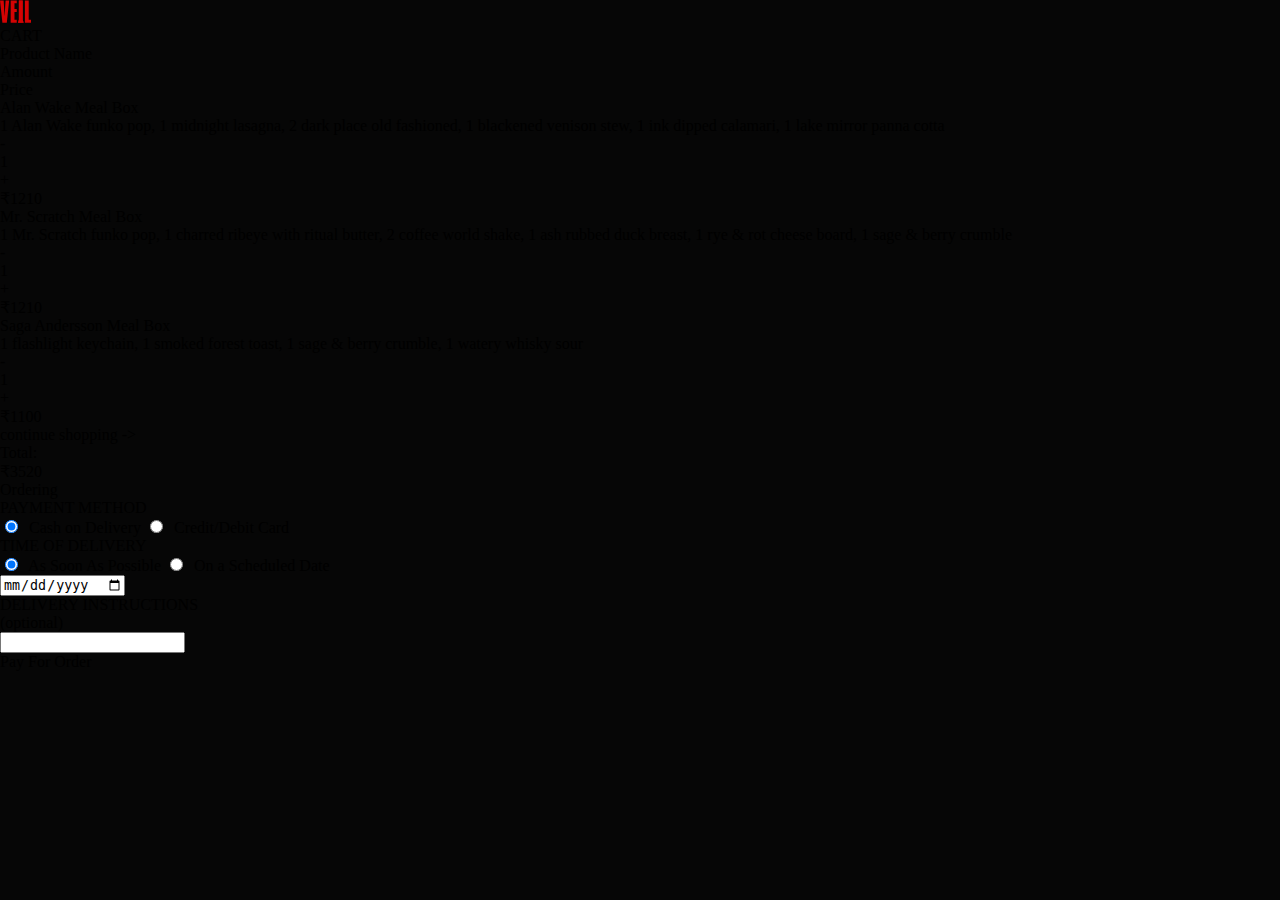
<file: templates/cart.html>
<!DOCTYPE html>
<html lang="en">
<head>
    <meta charset="UTF-8">
    <meta name="viewport" content="width=device-width, initial-scale=1.0">
    <title>Your cart</title>
    <link rel="stylesheet" href="../static/style.css">
</head>
<body>
    <div class="otherlogo">
        <a href="./"><img src="../static/imgs/logo.svg" alt=""></a>
    </div>
    <div class="carthead">
        <p>CART</p>
    </div>
    <div class="grid">
        <div class="row">
            <div class="column">
                Product Name
            </div>
            <div class="column">
                Amount
            </div>
            <div class="column">
                Price
            </div>
        </div>
        <div class="row">
            <div class="column">
                <div class="interrow">
                    <p>Alan Wake Meal Box</p>
                </div>
                <div class="interrow">
                    <p>1 Alan Wake funko pop, 1 midnight lasagna, 2 dark place old fashioned, 1 blackened venison stew, 1 ink dipped calamari, 1 lake mirror panna cotta</p>
                </div>
            </div>
            <div class="column">
                <div class="amt">
                    <div class="minus">
                        <p>-</p>
                    </div>
                    <div class="num">
                        <p>1</p>
                    </div>
                    <div class="plus">
                        <p>+</p>
                    </div>
                </div>
            </div>
            <div class="column">
                <p>₹1210</p>
            </div>
        </div>
        <div class="row">
            <div class="column">
                <div class="interrow">
                    <p>Mr. Scratch Meal Box</p>
                </div>
                <div class="interrow">
                    <p>1 Mr. Scratch funko pop, 1 charred ribeye with ritual butter, 2 coffee world shake, 1 ash rubbed duck breast, 1 rye & rot cheese board, 1 sage & berry crumble</p>
                </div>
            </div>
            <div class="column">
                <div class="amt">
                    <div class="minus">
                        <p>-</p>
                    </div>
                    <div class="num">
                        <p>1</p>
                    </div>
                    <div class="plus">
                        <p>+</p>
                    </div>
                </div>
            </div>
            <div class="column">
                <p>₹1210</p>
            </div>
        </div>
        <div class="row">
            <div class="column">
                <div class="interrow">
                    <p>Saga Andersson Meal Box</p>
                </div>
                <div class="interrow">
                    <p>1 flashlight keychain, 1 smoked forest toast, 1 sage & berry crumble, 1 watery whisky sour</p>
                </div>
            </div>
            <div class="column">
                <div class="amt">
                    <div class="minus">
                        <p>-</p>
                    </div>
                    <div class="num">
                        <p>1</p>
                    </div>
                    <div class="plus">
                        <p>+</p>
                    </div>
                </div>
            </div>
            <div class="column">
                <p>₹1100</p>
            </div>
        </div>
    </div>
    <div class="conc">
        <div>
            <p>continue shopping -></p>
        </div>
        <div>
            <p>Total: </p>
        </div>
        <div>
            <p>₹3520</p>
        </div>
    </div>
    <div class="ordering">
        <div class="orderhead">
            <p>Ordering</p>
        </div>
        <div class="paymentmethods">
            <div class="pmhead">
                <p>PAYMENT METHOD</p>
            </div>
            <div class="options">
                <label title="Cash on Delivery">
                    <input type="radio" name="pm" value="0" checked/>                     
                    <img />
                    Cash on Delivery
                </label>
                <label title="Credit/Debit Card">
                    <input type="radio" name="pm" value="1" />
                    <img />
                    Credit/Debit Card
                </label>   
            </div>
        </div>
        <div class="timeofdeli">
            <div class="tdhead">
                <p>TIME OF DELIVERY</p>
            </div>
            <div class="options">
                <label title="As Soon As Possible">
                    <input type="radio" name="td" value="0" checked/>                     
                    <img />
                    As Soon As Possible
                </label>
                <label title="On a Scheduled Date">
                    <input type="radio" name="td" value="1" />
                    <img />
                    On a Scheduled Date
                </label>   
            </div>
            <input type="date" class = "stddate">
        </div>
        <div class="deliveryinstruct">
            <div class="instructhead">
                <p>DELIVERY INSTRUCTIONS</p>
            </div>
            <div class="instructdesc">
                <p>(optional)</p>
            </div>
            <input type="text" class="instructinput">
        </div>
    </div>
    <div class="pay">
        <p>Pay For Order</p>
    </div>
</body>
</html>
</file>
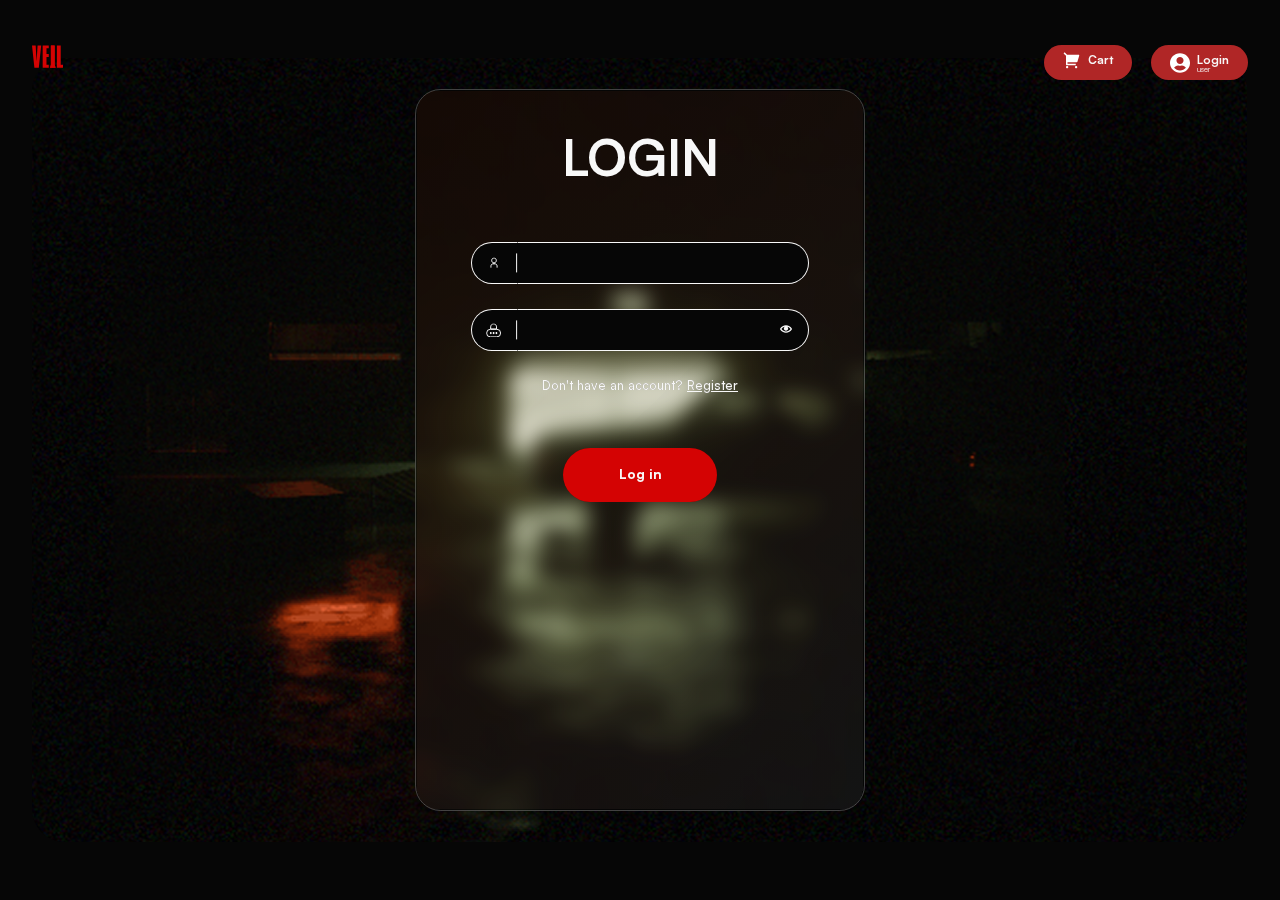
<file: templates/login.html>
<!DOCTYPE html>
<html lang="en">
<head>
    <meta charset="UTF-8">
    <meta name="viewport" content="width=device-width, initial-scale=1.0">
    <title>Login</title>
    <script src="https://cdnjs.cloudflare.com/ajax/libs/jquery/3.7.1/jquery.min.js" integrity="sha512-v2CJ7UaYy4JwqLDIrZUI/4hqeoQieOmAZNXBeQyjo21dadnwR+8ZaIJVT8EE2iyI61OV8e6M8PP2/4hpQINQ/g==" crossorigin="anonymous" referrerpolicy="no-referrer"></script>
    <link rel="stylesheet" href="../static/loginregister.css">
</head>
<body>
    <div class="bg">
        <img src="../static/imgs/veil.png" alt="">
    </div>
    <a href="index.html">
        <div class="logo">
            <img src="../static/imgs/logo.svg" alt="">
        </div>
    </a>
    <div class="btns">
        <div class="cartbtn">
            <a href="cart">
                <div class="carticon">
                    <img src="../static/imgs/cart.svg" alt="">
                </div>
                <div class="carttxt">
                    <p>Cart</p>
                </div>
            </a>
        </div>
        <div class="userbtn">
            <a>
                <div class="usericon">
                    <img src="../static/imgs/user.svg" alt="">
                </div>
                <div class="usertxt">
                    <p>Login</p>
                    <p>user</p>
                </div>
            </a>
        </div>
    </div>
    <div class="box">
        <img src="../static/imgs/homeblur.svg" alt="" class="bgimg">
        <div class="boxhead">LOGIN</div>
        <form method=post>
            <div class="un">
                <div class="logo-un">
                    <div class="box-un">
                        <img src="../static/imgs/username.svg" alt="Username">
                    </div>
                </div>
                <input type="text" id = "uname" name="uname">
            </div><br>
            <div class="pw">
                <div class="logo-pw">
                    <div class="box-pw">
                        <img src="../static/imgs/password.svg" alt="Password">
                    </div>
                </div>
                <input type="password" id = "psw" name = "psw"><br>
                <div class="hs">
                    <div class="h">
                        <img src="../static/imgs/hidden.svg" alt="Hide Password">
                    </div>
                    <div class="s">
                        <img src="../static/imgs/shown.svg" alt="Show Password">
                    </div>
                </div>
            </div><br>
            <div class="redir-sign">
                <p>Don't have an account? <a href = "./register" style = "text-decoration: underline">Register</a></p>
            </div><br>
            <input type="submit" value = "Log in" class = "submit">
        </form>
    </div>
    <script>
        let psw = false;
        document.getElementsByClassName("hs")[0].addEventListener('click', () => {
            if(psw) {
                document.getElementsByClassName("h")[0].style.display = "none"
                document.getElementsByClassName("s")[0].style.display = "block"
                document.getElementById("psw").type = "password"
                psw = false;
            } else {
                document.getElementsByClassName("h")[0].style.display = "block"
                document.getElementsByClassName("s")[0].style.display = "none"
                document.getElementById("psw").type = "text"
                psw = true;
            }
        })
    </script>
</body>
</html>
</file>
<file: static/style.css>
html {
    scroll-behavior: smooth;
}

body {
    margin: 0;
    background: #060606;
    overflow-x: hidden;
    overflow-y: auto;
}

::-webkit-scrollbar {
    width: 1px;
}

::-webkit-scrollbar-thumb {
    background: #D40303
}

p {
    margin: 0;
}

@font-face {
    font-family: 's';
    src: url(./fonts/satoshi.ttf);
}

@font-face {
    font-family: 'c';
    src: url(./fonts/compacta.ttf);
}

#home {
    position: absolute;
    top: 0;
    left: 0;
}

.bg {
    position: absolute;
    left: 50%;
    top: 50%;
    width: 95vmax;
    height: 90vmin;
    overflow: hidden;
    border-radius: 5vmin;
    display: flex;
    flex-direction: column;
    align-items: center;
    justify-content: center;
}

.bg img {
    width: 95vmax;
}

.homemain {
    position: absolute;
    left: 5vmax;
    height: 85vmin;
    top: 7.5vmin;
    width: 40vmax;
    background: url(./imgs/homeblur.svg);
    border-radius: 2vmax;
    backdrop-filter: blur(8px);
    filter: drop-shadow(0.5px 0px 0.5px #06060680) blur(0.5px)
}

.homemenu {
    position: absolute;
    top: 5vmin;
    left: 2.5vmax;
    display: grid;
    grid-template-columns: auto auto auto auto auto;
    column-gap: 4vmax;
    font-size: 1vmax;
    color: #F8F8F8;
    font-family: 's';
    font-weight: 400;
}

.homemenu p {
    width: 100%;
    height: 100%;
    display: flex;
    flex-direction: column;
    justify-content: center;
    align-items: center;
    cursor: pointer;
}

.homemenu img {
    cursor: pointer;
    transform: scale(0.9);
}

.hometxt {
    position: absolute;
    top: 45%;
    left: 2.5vmax;
    display: grid;
    grid-template-rows: auto auto;
    row-gap: 1vmax;
    color: #F8F8F8;
}

.homehero {
    width: 35vmax;
    font-family: 'c';
    font-size: 3.5vmax;
    line-height: 3.5vmax;
}

.homehero span {
    color: #D40303;
}

.homedesc {
    width: 35vmax;
    font-family: 's';
    font-weight: 400;
    font-size: 1vmax;
}

.btns {
    position: fixed;
    right: 5vmax;
    top: 5vmin;
    display: grid;
    grid-template-columns: auto auto;
    column-gap: 1.5vmax;
    z-index: 10;
}

.btns>a>div {
    background: #B02626;
    border-radius: 2vmax;
    color: #F8F8F8;
    font-family: 's';
    font-weight: 700;
    font-size: 0.9vmax;
    padding: 0.5vmax 1.5vmax;
    cursor: pointer;
    display: grid;
    grid-template-columns: auto auto;
    column-gap: 0.5vmax;
}

.carticon,
.carttxt,
.usericon {
    display: flex;
    flex-direction: column;
    justify-content: center;
    align-items: center;
}

.usertxt p {
    line-height: 1vmin;
}

.usertxt>p:nth-child(2) {
    font-size: 0.6vmax;
    font-weight: 400;
}

.usertxt {
    margin-top: 10%;
    text-align: left;
    display: grid;
    grid-template-rows: auto auto;
    row-gap: 0.1vmax;
}

.reservebtn {
    position: absolute;
    background: #D40303;
    left: 2.5vmax;
    bottom: 2.5vmax;
    height: 7.5vmin;
    width: 15vmax;
    font-size: 1vmax;
    display: flex;
    flex-direction: column;
    align-items: center;
    justify-content: center;
    color: #F8F8F8;
    text-wrap: nowrap;
    font-family: 's';
    font-weight: 700;
    border-radius: 2vmax;
}

#about {
    position: absolute;
    left: 0;
    top: 100vmin;
}

.aboutgrid {
    position: absolute;
    left: 2.5vmax;
    top: 2.5vmax;
    display: grid;
    width: 95vmax;
    height: 30vmin;
    grid-template-columns: auto auto auto;
    column-gap: 2.5vmax;
}

.aboutgrid>div>.bgimg {
    width: 100%;
    height: 100%;
}
.bgimg {
    background-repeat: no-repeat;

.aboutgrid>div {
    text-align: center;
    color: #f8f8f8;
    position: relative;
}

.abouthead {
    position: absolute;
    top: 2.5vmax;
    left: 50%;
    transform: translateX(-50%);
    font-family: 's';
    font-weight: 700;
    font-size: 2vmax;
    text-wrap: nowrap;
}

.aboutdesc {
    position: absolute;
    top: 12.5vmax;
    left: 50%;
    transform: translateX(-50%);
    font-family: 's';
    font-weight: 400;
    font-size: 1vmax;
    width: 70%;
}

.aboutfooter {
    position: absolute;
    bottom: 2.5vmax;
    height: 1vmax;
    left: 2.5vmax;
    font-family: 's';
    font-weight: 400;
    font-size: 0.75vmax;
}

.aboutbox {
    position: absolute;
    bottom: 2.5vmax;
    height: 1vmax;
    right: 2.5vmax;
    border-radius: 1vmax;
    border: #F8F8F8 solid 1px;
    width: 5vmax;
}

.abtdelisystem {
    position: absolute;
    top: 75vmin;
    height: 30vmin;
    width: 95vmax;
    left: 2.5vmax;
    border: #F8F8F8 solid 1px;
    border-radius: 2vmax;
    overflow: hidden;
}

.abtdelisystem .bgimg {
    margin-left: -10vmax;
}

.abtdelisystem .bgimgcont {
    position: absolute;
    right: 0;
    top: 0;
    width: 60%;
    height: 30vmin;
    overflow: hidden;
}

.abtdeligrid {
    position: absolute;
    left: 0;
    top: 0;
    height: 30vmin;
    width: 40%;
    backdrop-filter: blur(8px);
    display: grid;
    grid-template-rows: 32% 32% 34%;
    font-family: 's';
    color: #F8F8F8;
    background: #35353516
}

.abtdeligrid>* {
    margin-top: 2.5vmin;
    margin-left: 2.5vmax;
}

.abtdelitext {
    font-weight: 700;
    font-size: 2vmax;
}

.abtdelidesc {
    font-weight: 400;
    font-size: 1vmax;
    width: 90%;
}

.abtdelibtn {
    width: 55%;
    background: #D40303;
    border-radius: 3vmax;
    display: flex;
    flex-direction: column;
    justify-content: center;
    align-items: center;
    font-weight: 700;
    margin-top: 0.5vmax;
    height: 3.5vmax;
    cursor: pointer;
}

#menu {
    position: absolute;
    top: 210vh;
    left: 0;
    width: 100vw;
    height: 100vh;
}

.menuhead {
    position: absolute;
    top: 2.5vmax;
    left: 50%;
    transform: translateX(-50%);
    font-family: 's';
    font-size: 1vmax;
    font-weight: 400;
    color: #F8F8F8;
}

.menufuncs {
    position: absolute;
    top: 2.5vmax;
    right: 2.5vmax;
    display: grid;
    grid-template-columns: auto auto;
    column-gap: 1vmax;
    height: 2vmax;
    color: #F8F8F8;
    font-family: 's';
}

.search {
    border-radius: 2vmax;
    background: #F8F8F8;
    width: 20vmax;
    display: grid;
    grid-template-columns: 20% 80%;
}

.searchlogo {
    display: flex;
    flex-direction: column;
    align-items: center;
    justify-content: center;
}

[type="search"]::-webkit-search-cancel-button {
    -webkit-appearance: none;
    appearance: none;
    height: 10px;
    width: 10px;
    background-image: url([data-uri]);
    background-size: 10px 10px;
    margin-right: 10px;
}

.searchlogo img {
    width: 1.5vmax;
}

input,
select {
    border: none;
    background: transparent;
    font-family: 's';
    color: #060606;
}

input:focus,
select:focus {
    outline: none;
    background: transparent;
}

.dropdown {
    width: 8vmax;
    border-radius: 2vmax;
    background: #F8F8F8;
}

.dropdownbar {
    padding-left: 0.5vmax;
}

.dropdownbar option {
    margin: 1.30em 0 0 1.35em;
    height: 5em;
    font-size: 1vmax;
    font-family: 's';
}

.menuitems {
    position: absolute;
    left: 50%;
    transform: translateX(-50%);
    top: 7.5vmax;
    height: 80vmin;
    overflow-x: hidden;
    overflow-y: auto;
    display: grid;
    grid-template-columns: auto auto auto;
    column-gap: 2.5vmax;
    grid-auto-flow: row;
    grid-auto-rows: 55vmin;
    row-gap: 2.5vmax;
    padding-right: 1vmax;
}

.menuitem {
    position: relative;
    width: 25vmax;
}

.menuitem>.bgimg {
    position: absolute;
    left: 0;
    top: 0;
    width: 100%;
    height: 100%;
}

.itemname {
    position: absolute;
    right: 2.5vmax;
    top: 2.5vmax;
    color: #F8F8F8;
    font-family: 's';
    font-size: 1vmax;
    font-weight: 700;
}

.itemdesc {
    position: absolute;
    left: 2.5vmax;
    top: 5vmax;
    color: #F8F8F8;
    font-family: 's';
    font-size: 0.75vmax;
    font-weight: 400;
    width: 60%;
}

.itemimg {
    position: absolute;
    left: 2.5vmax;
    top: 8vmax;
    height: 10vmax;
}

.itemimg img {
    height: 100%;
}

.itemfooter {
    position: absolute;
    bottom: 2.5vmax;
    height: 1vmax;
    left: 2.5vmax;
    color: #F8F8F8;
    font-family: 's';
    font-size: 0.5vmax;
    font-weight: 400;
}

.itembox {
    position: absolute;
    bottom: 2.5vmax;
    height: 1.25vmax;
    right: 2.5vmax;
    border-radius: 1vmax;
    border: #F8F8F8 solid 1px;
    width: 5vmax;
    display: flex;
    flex-direction: column;
    align-items: center;
    justify-content: center;
    color: #F8F8F8;
    font-family: 's';
    font-size: 0.75vmax;
    font-weight: 400;
}

#delivery {
    position: absolute;
    left: 0;
    top: 300vh;
    width: 100vw;
    height: 100vh;
}

.deliveryhead {
    position: absolute;
    left: 50%;
    transform: translateX(-50%);
    top: 7.5vmax;
    font-family: 'c';
    font-size: 5vmax;
    color: #F8F8F8;
}

.deliveryhead span {
    color: #D40303;
}

.deliverydesc {
    position: absolute;
    left: 50%;
    transform: translateX(-50%);
    top: 14vmax;
    font-family: 's';
    font-size: 1vmax;
    color: #F8F8F8;
}

.deliveryitems {
    position: absolute;
    left: 2.5vmax;
    width: 95vmax;
    top: 17.5vmax;
    font-family: 's';
    color: #060606;
    display: grid;
    grid-auto-flow: row;
    grid-auto-rows: 11vmax;
    row-gap: 1.5vmax;
}

.deliveryitem {
    position: relative;
    background: linear-gradient(135deg, #FF4B0A -20%, #B02626 120%);
    border-radius: 1vmax;
}

.ditemimg {
    position: absolute;
    left: 1.5vmax;
    height: 80%;
    top: 10%;
    width: 25%;
    border-radius: 1.5vmax;
    overflow: hidden;
    background: #D9D9D9;
}

.ditemname {
    position: absolute;
    left: 27.5vmax;
    top: 15%;
    font-weight: 900;
    font-size: 2vmax;
}

.ditemdesc {
    position: absolute;
    left: 27.5vmax;
    top: 42.5%;
    font-weight: 400;
    font-size: 1vmax;
    width: 30%;
}

.ditemcost {
    position: absolute;
    right: 1.5vmax;
    top: 15%;
    font-weight: 800;
    font-size: 1.4vmax;
}

.ditemadd {
    position: absolute;
    right: 1.5vmax;
    bottom: 10%;
    width: 15%;
    height: 20%;
    background: #060606;
    font-weight: 500;
    font-size: 1vmax;
    color: #FF4B0A;
    display: flex;
    flex-direction: column;
    align-items: center;
    justify-content: center;
    border-radius: 2vmax;
    cursor: pointer;
    user-select: none;
}

.dnums {
    position: absolute;
    display: none;
    grid-template-columns: auto auto auto;
    column-gap: 4vmax;
    font-size: 1vmax;
    left: 50%;
    top: 50%;
    transform: translate(-50%, -50%);
    color: #FF4B0A;
}

#contact {
    position: absolute;
    left: 0;
    top: 405vh;
    width: 100vw;
    height: 130vh;
}

.reviewhead {
    position: absolute;
    left: 2.5vmax;
    top: 7.5vmax;
    color: #F8F8F8;
    font-family: 's';
    font-weight: 700;
    font-size: 3vmax;
}

.reviewhead span {
    color: #D40303
}

.reviews {
    position: absolute;
    top: 15vmax;
    left: 2.5vmax;
    display: grid;
    grid-auto-flow: column;
    grid-template-columns: 27.5vmax;
    column-gap: 2.5vmax;
    height: 17.5vmax;
    overflow-y: hidden;
    overflow-x: auto;
    width: 100vw;
}

.reviews::-webkit-scrollbar {
    height: 0;
}

.review {
    height: 17.5vmax;
    position: relative;
    color: #F8F8F8;
    width: 27.5vmax;
}

.review>.bgimg {
    width: 100%;
    height: 100%;
}

.reviewrating {
    position: absolute;
    left: 1vmax;
    top: 1vmax;
    display: grid;
    grid-template-columns: 80% 20%;
    width: 50%;
    column-gap: 0.5vmax;
    font-size: 1.25vmax;
    font-weight: 900;
    font-family: 's';
}

.reviewrating img {
    width: 100%;
}

.reviewrating div {
    display: flex;
    flex-direction: column;
    align-items: center;
    justify-content: center;
}

.reviewtitle {
    position: absolute;
    top: 4vmax;
    left: 1vmax;
    font-family: 's';
    font-size: 1.5vmax;
    font-weight: 900;
}

.reviewdesc {
    position: absolute;
    top: 7vmax;
    left: 1vmax;
    font-family: 's';
    font-size: 1vmax;
    font-weight: 200;
    width: 90%;
}

.reviewpfp {
    position: absolute;
    top: 13.5vmax;
    left: 1vmax;
    width: 3vmax;
    height: 3vmax;
}

.reviewpfp img {
    width: 100%;
    height: 100%;
}

.space {
    width: 2.5vmax;
    height: 100%;
}

#contactarea {
    position: absolute;
    bottom: 0;
    right: 0;
    left: 0;
    height: 45vmin;
    background: linear-gradient(90deg, #FF4B0A -50%, #D40303 125%);
    color: #060606;
}

.contactlogo {
    position: absolute;
    left: 2.5vmax;
    top: 2.5vmin;
}

.follow {
    position: absolute;
    font-family: 'c';
    font-size: 5vmax;
    left: 2.5vmax;
    top: 7.5vmin;
}

.socials {
    position: absolute;
    left: 2.5vmax;
    top: 21.125vmin;
    display: grid;
    grid-template-columns: auto auto auto;
    column-gap: 1.5vmax;
}

.socials img {
    width: 2vmax;
    cursor: pointer;
}

.copyright {
    position: absolute;
    left: 2.5vmax;
    bottom: 2.5vmin;
    font-family: 's';
    font-weight: 400;
    font-size: 1vmax;
}

.cntinfo {
    position: absolute;
    left: 27.5vmax;
    top: 10vmin;
    font-family: 's';
    font-size: 1.5vmax;
    font-weight: 900;
}

.phonenum {
    position: absolute;
    left: 27.5vmax;
    top: 17.5vmin;
    font-family: 's';
    font-size: 1vmax;
    font-weight: 700;
}

.gmail {
    position: absolute;
    left: 27.5vmax;
    top: 21.125vmin;
    font-family: 's';
    font-size: 1vmax;
    font-weight: 700;
}

.backtotop {
    position: absolute;
    right: 2.5vmax;
    top: 2.5vmin;
    font-family: 's';
    font-size: 1vmax;
    font-weight: 900;
}

a {
    text-decoration: none;
    color: unset;
}

.otherlogo {
    position: absolute;
    left: 2.5vmax;
    top: 5vmin;
}

.carthead {
    position: absolute;
    left: 2.5vmax;
    top: 10vmin;
    font-family: 'c';
    font-size: 5vmax;
    color: #F8F8F8;

}

.grid {
    position: absolute;
    left: 2.5vmax;
    top: 30vmin;
    height: 55vmin;
    display: grid;
    grid-template-rows: 10% repeat(3, 30%);
    width: 70vmax;
    color: #F8F8F8;
    font-family: 's';
}

.row {
    border-bottom: #F8F8F8 solid 1px;
    display: grid;
    grid-template-columns: 50% 40% 10%;
}

.column {
    padding-left: 1vmax;
}

.row:nth-child(1)>.column {
    font-weight: 700;
    font-size: 1vmax;
}

.row:nth-child(n+2)>.column:nth-child(1) {
    display: grid;
    grid-template-rows: 30% 70%;
}

.interrow:nth-child(1) {
    font-weight: 700;
    padding: 1.75vmax 1vmax 1vmax 0;
    font-size: 1.2vmax;
}

.interrow:nth-child(2) {
    font-weight: 400;
    padding: 1.25vmax 1vmax 1.25vmax 0;
    font-size: 0.7vmax;
    width: 80%;
}

.row:nth-child(n+2)>.column:nth-child(n+2) {
    display: flex;
    flex-direction: column;
    justify-content: center;
}

.amt {
    width: 5vmax;
    height: 4vmin;
    border: #F8F8F840 solid 1px;
    border-radius: 5vmax;
    display: grid;
    grid-template-columns: auto auto auto;
    font-size: 0.65vmax;
    user-select: none;
}

.amt div {
    display: flex;
    flex-direction: column;
    justify-content: center;
    align-items: center;
}

.row:nth-child(n+2)>.column:nth-child(3) {
    font-size: 0.9vmax;
}

.minus,
.plus {
    cursor: pointer;
}

.num {
    cursor: default;
}

.conc {
    display: grid;
    grid-template-columns: 80% 10% 10%;
    font-family: 's';
    color: #F8F8F8;
    position: absolute;
    top: 87.5vmin;
    left: 2.5vmax;
    width: 70vmax;
}

.conc div {
    padding-left: 1vmax;
}

.conc div:nth-child(1) {
    font-weight: 900;
    font-size: 1vmax;
}

.conc div:nth-child(2) {
    font-weight: 700;
    font-size: 1vmax;
}

.conc div:nth-child(3) {
    font-weight: 500;
    font-size: 0.75vmax;
}

.ordering {
    position: absolute;
    left: 80vmax;
    top: 30vmin;
    color: #F8F8F8;
    font-family: 's';
}

.orderhead {
    font-weight: 700;
    font-size: 1.5vmax;
}

.paymentmethods,
.timeofdeli,
.deliveryinstruct {
    margin-top: 5vmin;
    font-weight: 400;
    font-size: 0.8vmax;
}

.pmhead,
.tdhead,
.instructhead {
    font-weight: 700;
}

.options {
    position: relative;
    top: 2vmin;
    left: -1.6vmax;
    width: 20vw;
}

div.options>label>input {
    visibility: hidden;
}

div.options>label {
    display: flex;
    padding: none;
    margin: none;
    padding-bottom: 0.5vmax;
}

div.options>label>img {
    display: inline-block;
    height: 1.25vmax;
    width: 1.25vmax;
    background: none;
    padding-right: 0.75vmax;
}

div.options>label>input:checked+img {
    background: url(../static/imgs/tickmark.svg);
    background-repeat: no-repeat;
    background-position: center center;
    background-size: 1.25vmax 1.25vmax;
}

.stddate {
    position: relative;
    border: #F8F8F8 1px solid;
    top: 0.5vmax;
    left: 2.5vmax;
    width: 7.5vmax;
    height: 3vmin;
    color: #F8F8F8;
    font-size: 0.8vmax;
    color-scheme: dark;
}

.instructdesc {
    font-size: 0.7vmax;
}

.instructinput {
    position: relative;
    top: 0.5vmax;
    width: 12.5vmax;
    border: #F8F8F8 solid 1px;
    height: 7.5vmin;
    border-radius: 1vmax;
    font-size: 0.8vmax;
    color: #F8F8F8;
}

.pay {
    position: absolute;
    background: #D40303;
    left: 80vmax;
    bottom: 2.5vmax;
    width: 12.5vmax;
    height: 2.5vmax;
    font-size: 0.9vmax;
    color: #060606;
    font-family: 's';
    font-weight: 700;
    display: flex;
    flex-direction: column;
    justify-content: center;
    align-items: center;
    border-radius: 2vmax;
    cursor: pointer;
}

.checkouthead {
    position: absolute;
    left: 2.5vmax;
    top: 7.5vmax;
    font-family: 's';
    font-size: 4vmax;
    font-weight: 700;
    color: #F8F8F8;
}

.checkouthead span {
    color: #D40303;
}

.map {
    position: absolute;
    left: 2.5vmax;
    top: 15vmax;
    width: 60vmax;
    height: 60vmin;
}

.map iframe {
    width: 100%;
    height: 100%;
}

.summary {
    position: relative;
    left: 68.75vmax;
    top: 15vmax;
    width: 25vmax;
    height: 60vmin;
    color: #F8F8F8;
    font-family: 's';
}

.summary .bgimg {
    position: absolute;
    left: 0;
    top: 0;
    width: 100%;
    height: 100%;
}

.summaryhead {
    font-size: 2vmax;
    font-weight: 700;
    text-align: center;
    padding-top: 1.25vmax;
}

.headings {
    position: absolute;
    left: 2vmax;
    top: 7.5vmax;
    font-weight: 200;
    font-size: 1.1vmax;
    text-align: left;
}

.subtext {
    position: absolute;
    left: 14.5vmax;
    top: 7.5vmax;
    font-weight: 200;
    font-size: 1.1vmax;
    text-align: left;
}

.receipt {
    position: absolute;
    left: 2vmax;
    top: 20vmax;
    font-weight: 400;
    font-size: 1.25vmax;
    text-align: left;
    text-decoration: underline;
    cursor: pointer;
}

.call {
    position: absolute;
    left: 2vmax;
    top: 23.5vmax;
    font-weight: 700;
    font-size: 1.25vmax;
    text-align: left;
    line-height: 1.25vmax;
}

.call span {
    font-size: 1vmax;
    font-weight: 400;
}

.callimg {
    position: absolute;
    right: 3vmax;
    top: 23.5vmax;
    transform: translate(50%, 50%);
    width: 1.5vmax;
    cursor: pointer;
}

#about,
#menu,
#contact {
    z-index: -1;
}

.cartph {
    position: absolute;
    left: 50%;
    top: 50%;
    transform: translate(-50%, -50%);
    font-size: 3.5vmax;
    font-family: 's';
    font-weight: 700;
    text-wrap: nowrap;
}

[class$="window"] {
    overflow: hidden;
    position: absolute;
    left: 50%;
    top: 55%;
    transform: translate(-50%, -50%) scale(0.75);
    width: 100vw;
    height: 120vh;
    background: #1212129c;
    backdrop-filter: blur(1px);
    z-index: 10;
    font-family: 's';
    color: #F8F8F8;
    transform-origin: top left;
    border-radius: 3px;
    display: none;
}

.back {
    position: absolute;
    left: 2vmax;
    top: 2.2vmin;
    display: grid;
    grid-template-columns: min-content min-content;
    column-gap: 0.5vmin;
    cursor: pointer;
}

.back div {
    display: flex;
    flex-direction: column;
    align-items: center;
    justify-content: center;
}

.btxt {
    border-left: #F8F8F8 1px solid;
    font-weight: 400;
    font-size: 1.25vmax;
    padding-left: 1vmin;
}

.esc img {
    width: 1.25vmax;
    padding-right: 0.5vmax;
}

@keyframes popout {
    0% {
        transform: scale(0.7) translate(-50%, -50%);
    }

    99.9% {
        transform: scale(0) translate(-50%, -50%);
    }

    100% {
        transform: scale(0) translate(-50%, -50%);
    }
}

@keyframes popin {
    0% {
        transform: scale(0) translate(-50%, -50%);
    }

    99.9% {
        transform: scale(0.7) translate(-50%, -50%);
    }

    100% {
        transform: scale(0.7) translate(-50%, -50%);
    }
}

.icons {
    position: absolute;
    display: grid;
    left: 50%;
    top: 2.5vmin;
    transform: translateX(-50%);
    grid-template-columns: 2.5vmax 2.5vmax;
    column-gap: .5vmax;
    height: 2.5vmax;
    z-index: 1000;
}

.icons>div {
    width: 100%;
    height: 100%;
    border: #F8F8F8 solid 0.1px;
    border-radius: 10px;
    display: flex;
    flex-direction: column;
    align-items: center;
    justify-content: center;
    cursor: pointer;
}

.bgofgame {
    position: absolute;
    left: 50%;
    top: 50%;
    transform: translate(-50%, -50%);
    z-index: 1;
}

@media screen and (min-width: 1050px) {
    .bgofgame {
        width: 100vw;
        height: auto;
    }
}

@media screen and (max-width: 1050px) {
    .bgofgame {
        width: auto;
        height: 100vh;
    }
}

.mapster_wrap {
    display: inline-block;
    margin: 0 !important;
    padding: 0 !important;
    border: 0 !important;
    line-height: 0 !important;
    font-size: 0 !important;
    position: relative !important;
}

#game-ui {
    position: absolute;
    width: 100%;
    height: 0%;
    z-index: 1000;
}

map area {
    cursor: pointer;
}

canvas {
    pointer-events: none;
    position: absolute;
}

#tooltip {
    position: absolute;
    background: #333;
    color: #F8F8F8;
    padding: 6px 10px;
    border-radius: 6px;
    font-size: 12px;
    pointer-events: none;
    opacity: 0;
    transform: translateY(10px);
    transition: opacity 0.2s ease, transform 0.2s ease;
    z-index: 10;
    white-space: nowrap;
    font-family: 's';
    font-weight: 400;
}

#tooltip-arrow {
    position: absolute;
    bottom: -6px;
    left: 50%;
    margin-left: -6px;
    width: 0;
    height: 0;
    border-left: 6px solid transparent;
    border-right: 6px solid transparent;
    border-top: 6px solid #333;
}
</file>
<file: static/loginregister.css>
body {
    background: #060606;
    font-family: 's';
    color: #F8F8F8;
}
p {
    margin: 0;
}
.bg {
    position: absolute;
    left: 50%;
    top: 50%;
    width: 95vmax;
    height: 90vmin;
    overflow: hidden;
    border-radius: 5vmin;
    display: flex;
    flex-direction: column;
    align-items: center;
    justify-content: center;
    transform: translate(-50%, -50%)
}
.bg img {
    width: 95vmax;
}
.logo {
    position: absolute;
    left: 2.5vmax;
    top: 5vmin;
}
.btns {
    position: fixed;
    right: 2.5vmax;
    top: 5vmin;
    display: grid;
    grid-template-columns: auto auto;
    column-gap: 1.5vmax;
    z-index: 10;
}
.btns > div {
    background:#B02626;
    border-radius: 2vmax;
    color: #F8F8F8;
    font-family: 's';
    font-weight: 700;
    font-size: 0.9vmax;
    padding: 0.5vmax 1.5vmax;
    cursor: pointer;
}
.btns > div > a {
    display: grid;
    grid-template-columns: auto auto;
    column-gap: 0.5vmax;
}
.carticon, .carttxt, .usericon {
    display: flex;
    flex-direction: column;
    justify-content: center;
    align-items: center;
}
.usertxt p {
    line-height: 1vmin;
}
.usertxt > p:nth-child(2) {
    font-size: 0.6vmax;
    font-weight: 400;
}
.usertxt {
    margin-top: 10%;
    text-align: left;
    display: grid;
    grid-template-rows: auto auto;
    row-gap: 0.1vmax;
}
@font-face {
    font-family: 's';
    src: url(../static/fonts/satoshi.ttf);
}
@font-face {
    font-family: 'c';
    src: url(../static/fonts/compacta.ttf);
}
a {
    text-decoration: none;
    color:unset;
}
.box {
    position: absolute;
    left: 50%;
    top: 50%;
    transform: translate(-50%, -50%);
    width: 35vmax;
    height: 80vmin;
    backdrop-filter: blur(10px);
    filter: drop-shadow(0.5px 0px 0.5px #06060680) blur(0.5px);
    border-radius: 2vmax;
    text-align: center;
    border: #F8F8F840 solid 1px;
}
.box .bgimg {
    width: 100%; height: 100%;
    position: absolute;
    left: 0;
    top: 0;
    z-index: -1;
}
.boxhead {
    position: relative;
    top: 2.5vmax;
    font-size: 4vmax;
    font-weight: 700;
    margin-bottom: 6.5vmax;
}
#uname, #psw, #loc {
    background: #060606;
    border-bottom-right-radius: 5vmax;
    border-top-right-radius: 5vmax;
    border-left: transparent 1px solid;
    border-top: #F8F8F8 1px solid;
    border-bottom: #F8F8F8 1px solid;
    border-right: #F8F8F8 1px solid;
    width: 21.5vmax;
    color: #f8f8f8;
    font-family: 's';
    font-weight: 400;
    padding-left: 1vmax;
}
.un, .pw, .loc {
    display: inline-flex;
    margin-bottom: 2vmax;
    height: 3.25vmax;
    position: relative;
    caret-color: transparent;
}
input:focus {
    outline: none;
    background: transparent;
}
[class^="logo-"] {
    background: #060606;
    border-bottom-left-radius: 5vmax;
    border-top-left-radius: 5vmax;
    border-right: transparent 1px solid;
    border-top: #F8F8F8 1px solid;
    border-bottom: #F8F8F8 1px solid;
    border-left: #F8F8F8 1px solid;
    width: 3.5vmax;
    margin-right:-1px;
    position: relative;
}
.submit {
    color: #F8F8F8;
    border-radius: 5vmax;
    border: none;
    background:#D40303;
    width: 12vmax;
    height: 6vmin;
    font-family: 's';
    font-weight: 800;
}
.redir-sign {
    margin-bottom: 2.5vmax;
    color: #F8f8f8;
    font-family: 's';
    font-weight: 500;
    font-size: 1vmax;
}
[class^="box-"] {
    height: 1.5vmax;
    width: 3.5vmax;
    border-right: #F8F8F8 solid 1px;
    position: absolute;
    top: 50%;
    left: 50%;
    transform: translate(-50%, -50%);
    display: flex;
    justify-content: center;
    align-items: center;
    flex-direction: column;
}
.hs {
    position: absolute;
    right: 1.25vmax;
    top: 50%;
    transform: translateY(-50%);
    cursor: pointer;
}
.h {
    display: none;
    margin-top: 0.75vmin;

}
</file>
